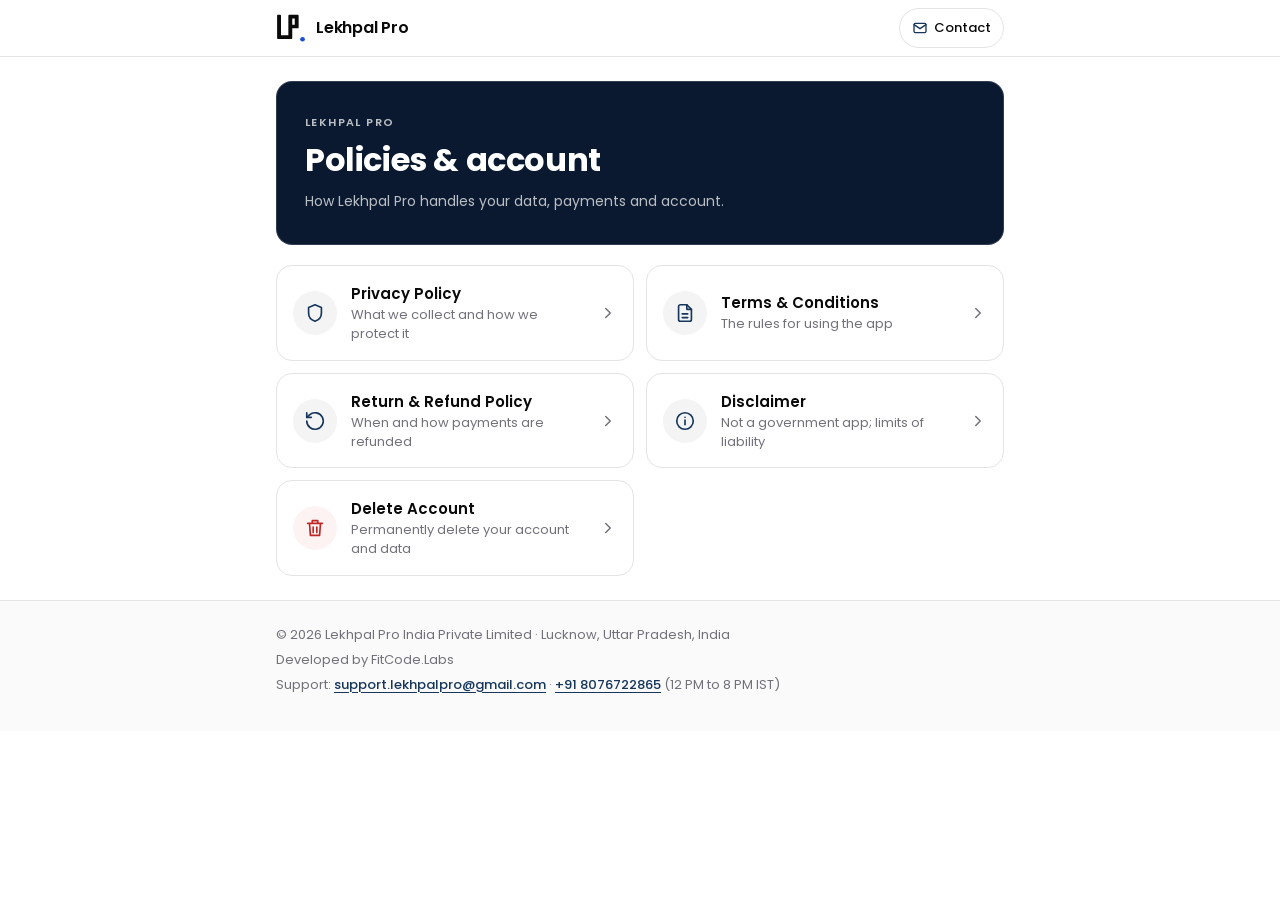
<file: index.html>
<!doctype html>
<html lang="en">
<head>
  <meta charset="utf-8">
  <meta name="viewport" content="width=device-width, initial-scale=1, viewport-fit=cover">
  <title>Lekhpal Pro · Policies</title>
  <meta name="description" content="Privacy policy, terms, refund policy, disclaimer and account deletion for the Lekhpal Pro app.">
  <meta name="theme-color" content="#FFFFFF" media="(prefers-color-scheme: light)">
  <meta name="theme-color" content="#0E1116" media="(prefers-color-scheme: dark)">
  <link rel="icon" type="image/png" href="assets/logo.png">
  <link rel="apple-touch-icon" href="assets/logo.png">
  <link rel="preconnect" href="https://fonts.googleapis.com">
  <link rel="preconnect" href="https://fonts.gstatic.com" crossorigin>
  <link rel="stylesheet" href="https://fonts.googleapis.com/css2?family=Poppins:wght@400;500;600;700&display=swap">
  <link rel="stylesheet" href="assets/styles.css">
  <script>
    // The Lekhpal Pro app opens these pages with ?theme=dark|light so they follow its
    // own theme toggle; remembered for links followed within the site.
    try {
      var t = new URLSearchParams(location.search).get("theme") || sessionStorage.getItem("lp-theme");
      if (t === "dark" || t === "light") {
        document.documentElement.setAttribute("data-theme", t);
        sessionStorage.setItem("lp-theme", t);
      }
    } catch (e) {}
  </script>
</head>
<body>

<header class="topbar">
  <div class="wrap">
    <a class="brand" href="index.html">
      <svg viewBox="88 96 216 208" aria-hidden="true"><path fill="currentColor" fill-rule="evenodd" d="M102 105h16a6 6 0 0 1 6 6v141h53V111a6 6 0 0 1 6-6h62a6 6 0 0 1 6 6v85a6 6 0 0 1-6 6h-40v72a6 6 0 0 1-6 6H102a6 6 0 0 1-6-6V111a6 6 0 0 1 6-6ZM205 132v44h18v-44Z"/><circle cx="279" cy="281" r="17" style="fill:var(--logo-dot)"/></svg>
      Lekhpal Pro
    </a>
    <a class="topbar-link" href="mailto:support.lekhpalpro@gmail.com">
      <svg viewBox="0 0 24 24" fill="none" stroke="currentColor" stroke-width="2" stroke-linecap="round" stroke-linejoin="round" aria-hidden="true"><rect x="3" y="5" width="18" height="14" rx="2"/><path d="M3 7l9 6 9-6"/></svg>
      Contact
    </a>
  </div>
</header>

<main class="wrap">
  <section class="hero">
    <p class="eyebrow">Lekhpal Pro</p>
    <h1>Policies &amp; account</h1>
    <p class="lede">How Lekhpal Pro handles your data, payments and account.</p>
  </section>

  <ul class="hub">
    <li>
      <a href="privacy-policy.html">
        <span class="chip"><svg viewBox="0 0 24 24" fill="none" stroke="currentColor" stroke-width="1.8" stroke-linecap="round" stroke-linejoin="round" aria-hidden="true"><path d="M12 3l7 3v6c0 4.5-3 7.7-7 9-4-1.3-7-4.5-7-9V6l7-3z"/></svg></span>
        <span class="text"><strong>Privacy Policy</strong><span>What we collect and how we protect it</span></span>
        <svg class="chev" viewBox="0 0 24 24" fill="none" stroke="currentColor" stroke-width="2" stroke-linecap="round" stroke-linejoin="round" aria-hidden="true"><path d="M9 6l6 6-6 6"/></svg>
      </a>
    </li>
    <li>
      <a href="terms-and-conditions.html">
        <span class="chip"><svg viewBox="0 0 24 24" fill="none" stroke="currentColor" stroke-width="1.8" stroke-linecap="round" stroke-linejoin="round" aria-hidden="true"><path d="M14 3H7a2 2 0 0 0-2 2v14a2 2 0 0 0 2 2h10a2 2 0 0 0 2-2V8z"/><path d="M14 3v5h5M9 13h6M9 17h6"/></svg></span>
        <span class="text"><strong>Terms &amp; Conditions</strong><span>The rules for using the app</span></span>
        <svg class="chev" viewBox="0 0 24 24" fill="none" stroke="currentColor" stroke-width="2" stroke-linecap="round" stroke-linejoin="round" aria-hidden="true"><path d="M9 6l6 6-6 6"/></svg>
      </a>
    </li>
    <li>
      <a href="refund-policy.html">
        <span class="chip"><svg viewBox="0 0 24 24" fill="none" stroke="currentColor" stroke-width="1.8" stroke-linecap="round" stroke-linejoin="round" aria-hidden="true"><path d="M3 12a9 9 0 1 0 3-6.7L3 8"/><path d="M3 3v5h5"/></svg></span>
        <span class="text"><strong>Return &amp; Refund Policy</strong><span>When and how payments are refunded</span></span>
        <svg class="chev" viewBox="0 0 24 24" fill="none" stroke="currentColor" stroke-width="2" stroke-linecap="round" stroke-linejoin="round" aria-hidden="true"><path d="M9 6l6 6-6 6"/></svg>
      </a>
    </li>
    <li>
      <a href="disclaimer.html">
        <span class="chip"><svg viewBox="0 0 24 24" fill="none" stroke="currentColor" stroke-width="1.8" stroke-linecap="round" stroke-linejoin="round" aria-hidden="true"><circle cx="12" cy="12" r="9"/><path d="M12 11v5M12 8h.01"/></svg></span>
        <span class="text"><strong>Disclaimer</strong><span>Not a government app; limits of liability</span></span>
        <svg class="chev" viewBox="0 0 24 24" fill="none" stroke="currentColor" stroke-width="2" stroke-linecap="round" stroke-linejoin="round" aria-hidden="true"><path d="M9 6l6 6-6 6"/></svg>
      </a>
    </li>
    <li>
      <a href="delete-account.html">
        <span class="chip danger"><svg viewBox="0 0 24 24" fill="none" stroke="currentColor" stroke-width="1.8" stroke-linecap="round" stroke-linejoin="round" aria-hidden="true"><path d="M4 7h16M10 11v6M14 11v6M6 7l1 13h10l1-13M9 7V4h6v3"/></svg></span>
        <span class="text"><strong>Delete Account</strong><span>Permanently delete your account and data</span></span>
        <svg class="chev" viewBox="0 0 24 24" fill="none" stroke="currentColor" stroke-width="2" stroke-linecap="round" stroke-linejoin="round" aria-hidden="true"><path d="M9 6l6 6-6 6"/></svg>
      </a>
    </li>
  </ul>
</main>

<footer class="footer">
  <div class="wrap">
    <p>© 2026 Lekhpal Pro India Private Limited · Lucknow, Uttar Pradesh, India</p>
    <p>Developed by FitCode.Labs</p>
    <p>Support: <a href="mailto:support.lekhpalpro@gmail.com">support.lekhpalpro@gmail.com</a> · <a href="tel:+918076722865">+91 8076722865</a> (12 PM to 8 PM IST)</p>
  </div>
</footer>

</body>
</html>
</file>
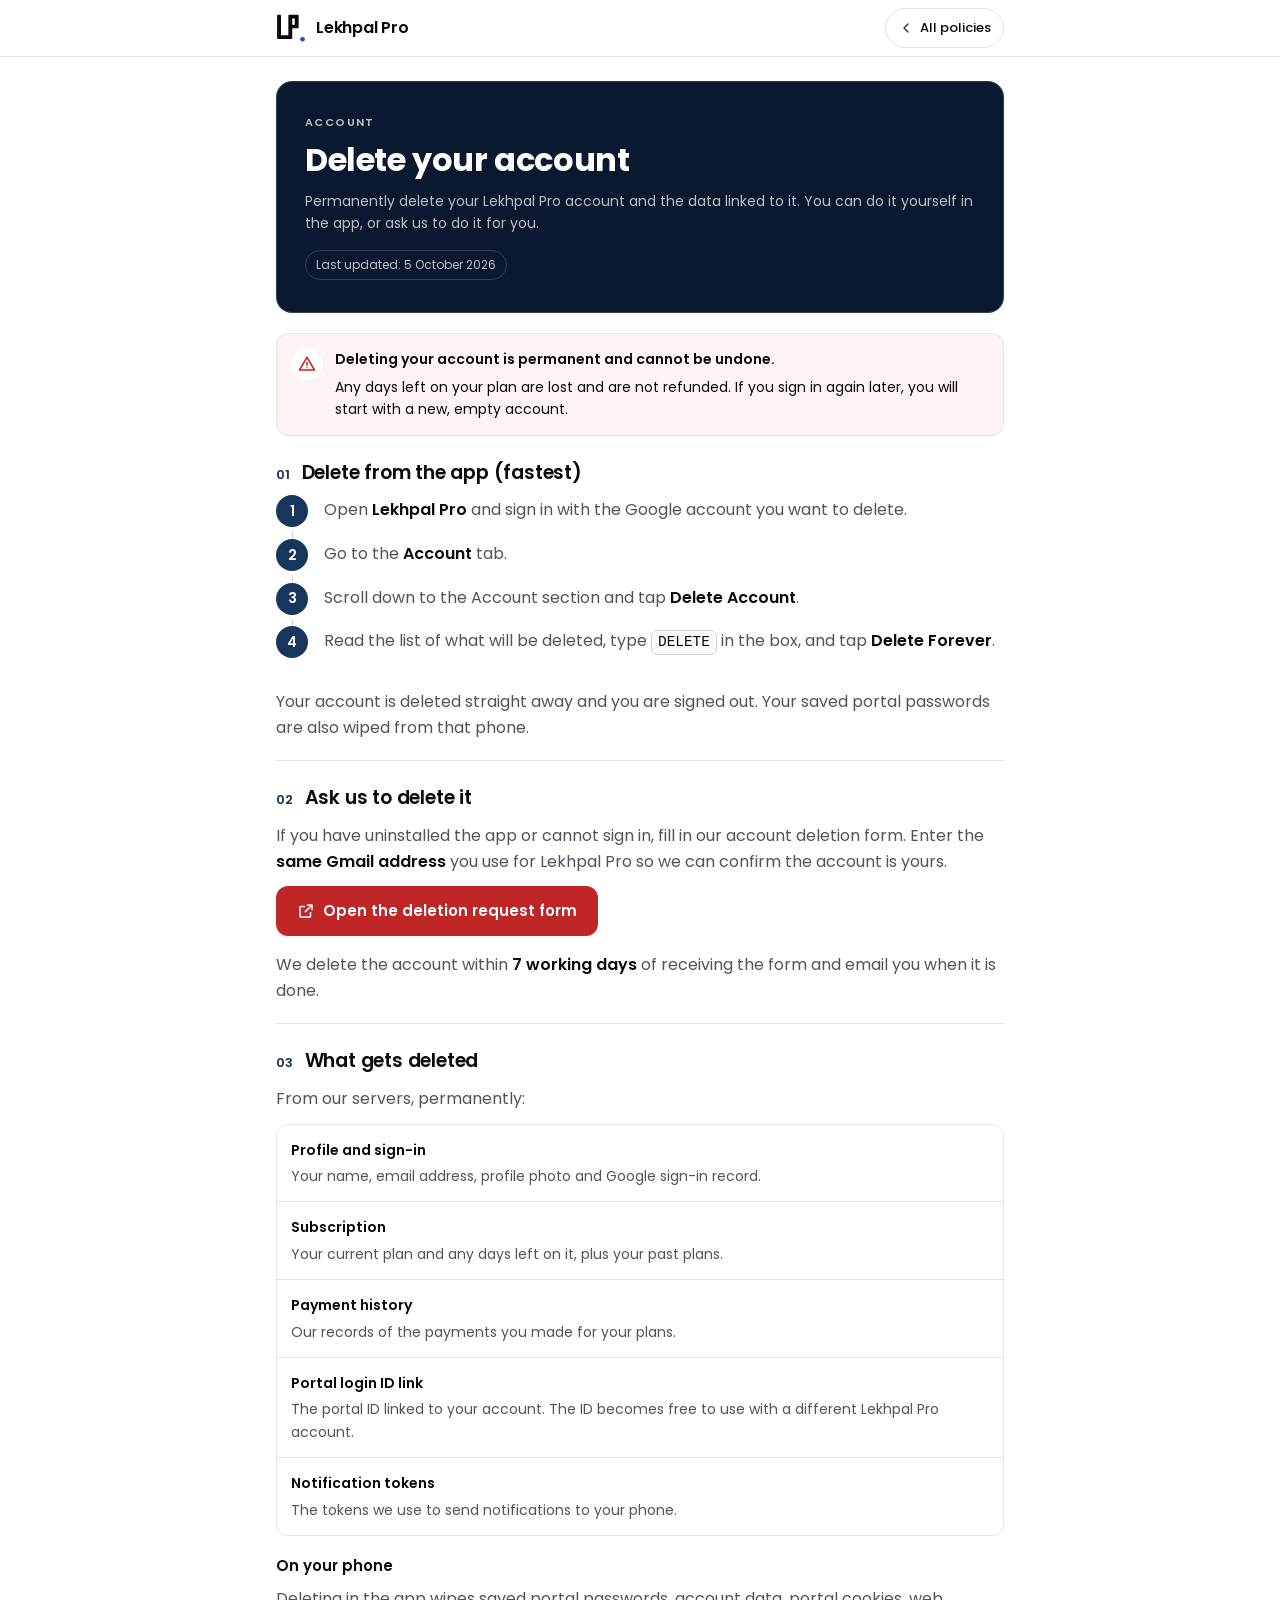
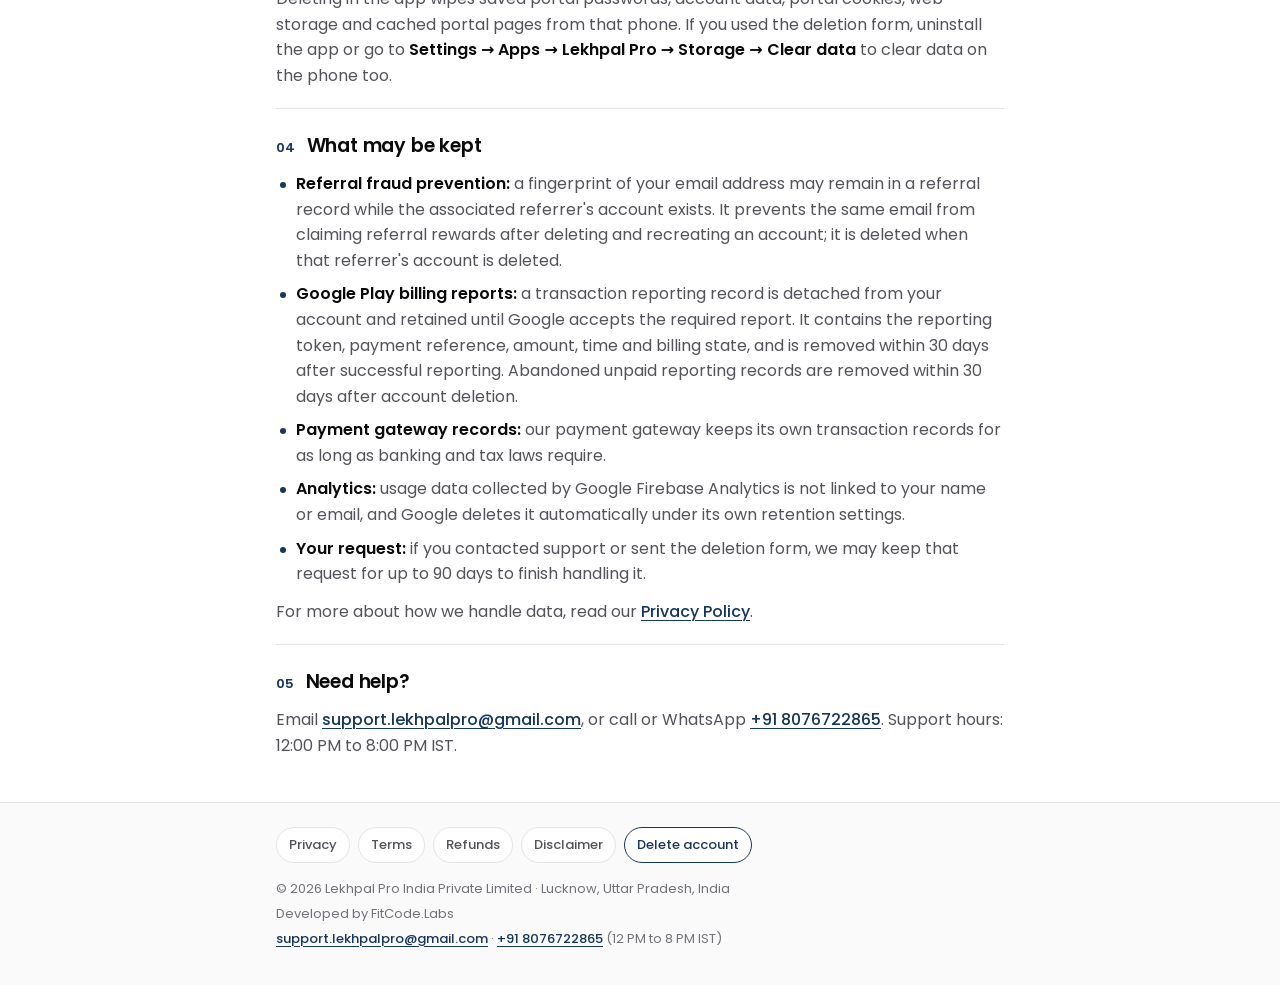
<file: delete-account.html>
<!doctype html>
<html lang="en">
<head>
  <meta charset="utf-8">
  <meta name="viewport" content="width=device-width, initial-scale=1, viewport-fit=cover">
  <title>Delete Account · Lekhpal Pro</title>
  <meta name="description" content="How to permanently delete your Lekhpal Pro account and the data linked to it.">
  <meta name="theme-color" content="#FFFFFF" media="(prefers-color-scheme: light)">
  <meta name="theme-color" content="#0E1116" media="(prefers-color-scheme: dark)">
  <link rel="icon" type="image/png" href="assets/logo.png">
  <link rel="apple-touch-icon" href="assets/logo.png">
  <link rel="preconnect" href="https://fonts.googleapis.com">
  <link rel="preconnect" href="https://fonts.gstatic.com" crossorigin>
  <link rel="stylesheet" href="https://fonts.googleapis.com/css2?family=Poppins:wght@400;500;600;700&display=swap">
  <link rel="stylesheet" href="assets/styles.css">
  <script>
    // The Lekhpal Pro app opens these pages with ?theme=dark|light so they follow its
    // own theme toggle; remembered for links followed within the site.
    try {
      var t = new URLSearchParams(location.search).get("theme") || sessionStorage.getItem("lp-theme");
      if (t === "dark" || t === "light") {
        document.documentElement.setAttribute("data-theme", t);
        sessionStorage.setItem("lp-theme", t);
      }
    } catch (e) {}
  </script>
</head>
<body>

<header class="topbar">
  <div class="wrap">
    <a class="brand" href="index.html">
      <svg viewBox="88 96 216 208" aria-hidden="true"><path fill="currentColor" fill-rule="evenodd" d="M102 105h16a6 6 0 0 1 6 6v141h53V111a6 6 0 0 1 6-6h62a6 6 0 0 1 6 6v85a6 6 0 0 1-6 6h-40v72a6 6 0 0 1-6 6H102a6 6 0 0 1-6-6V111a6 6 0 0 1 6-6ZM205 132v44h18v-44Z"/><circle cx="279" cy="281" r="17" style="fill:var(--logo-dot)"/></svg>
      Lekhpal Pro
    </a>
    <a class="topbar-link" href="index.html">
      <svg viewBox="0 0 24 24" fill="none" stroke="currentColor" stroke-width="2" stroke-linecap="round" stroke-linejoin="round" aria-hidden="true"><path d="M15 6l-6 6 6 6"/></svg>
      All policies
    </a>
  </div>
</header>

<main class="wrap">
  <section class="hero">
    <p class="eyebrow">Account</p>
    <h1>Delete your account</h1>
    <p class="lede">Permanently delete your Lekhpal Pro account and the data linked to it. You can do it yourself in the app, or ask us to do it for you.</p>
    <div class="meta">
      <span class="pill">Last updated: 5 October 2026</span>
    </div>
  </section>

  <div class="callout danger">
    <span class="icon"><svg viewBox="0 0 24 24" fill="none" stroke="currentColor" stroke-width="2" stroke-linecap="round" stroke-linejoin="round" aria-hidden="true"><path d="M12 3 2 20h20L12 3z"/><path d="M12 10v4M12 17h.01"/></svg></span>
    <div>
      <p><strong>Deleting your account is permanent and cannot be undone.</strong></p>
      <p>Any days left on your plan are lost and are not refunded. If you sign in again later, you will start with a new, empty account.</p>
    </div>
  </div>

  <article>
    <section class="section" id="in-app">
      <h2><span class="num">01</span>Delete from the app (fastest)</h2>
      <ol class="steps">
        <li>Open <strong>Lekhpal Pro</strong> and sign in with the Google account you want to delete.</li>
        <li>Go to the <strong>Account</strong> tab.</li>
        <li>Scroll down to the Account section and tap <strong>Delete Account</strong>.</li>
        <li>Read the list of what will be deleted, type <span class="kbd">DELETE</span> in the box, and tap <strong>Delete Forever</strong>.</li>
      </ol>
      <p>Your account is deleted straight away and you are signed out. Your saved portal passwords are also wiped from that phone.</p>
    </section>

    <section class="section" id="by-email">
      <h2><span class="num">02</span>Ask us to delete it</h2>
      <p>If you have uninstalled the app or cannot sign in, fill in our account deletion form. Enter the <strong>same Gmail address</strong> you use for Lekhpal Pro so we can confirm the account is yours.</p>
      <div class="btn-row">
        <a class="btn btn-danger" href="https://forms.gle/FarxWbrimNQjbdYo7" target="_blank" rel="noopener">
          <svg viewBox="0 0 24 24" fill="none" stroke="currentColor" stroke-width="2" stroke-linecap="round" stroke-linejoin="round" aria-hidden="true"><path d="M14 4h6v6M20 4l-9 9M18 14v5a1 1 0 0 1-1 1H5a1 1 0 0 1-1-1V7a1 1 0 0 1 1-1h5"/></svg>
          Open the deletion request form
        </a>
      </div>
      <p>We delete the account within <strong>7 working days</strong> of receiving the form and email you when it is done.</p>
    </section>

    <section class="section" id="deleted">
      <h2><span class="num">03</span>What gets deleted</h2>
      <p>From our servers, permanently:</p>
      <ul class="rows">
        <li>
          <span class="title">Profile and sign-in</span>
          <span class="detail">Your name, email address, profile photo and Google sign-in record.</span>
        </li>
        <li>
          <span class="title">Subscription</span>
          <span class="detail">Your current plan and any days left on it, plus your past plans.</span>
        </li>
        <li>
          <span class="title">Payment history</span>
          <span class="detail">Our records of the payments you made for your plans.</span>
        </li>
        <li>
          <span class="title">Portal login ID link</span>
          <span class="detail">The portal ID linked to your account. The ID becomes free to use with a different Lekhpal Pro account.</span>
        </li>
        <li>
          <span class="title">Notification tokens</span>
          <span class="detail">The tokens we use to send notifications to your phone.</span>
        </li>
      </ul>
      <h3>On your phone</h3>
      <p>Deleting in the app wipes saved portal passwords, account data, portal cookies, web storage and cached portal pages from that phone. If you used the deletion form, uninstall the app or go to <strong>Settings → Apps → Lekhpal Pro → Storage → Clear data</strong> to clear data on the phone too.</p>
    </section>

    <section class="section" id="kept">
      <h2><span class="num">04</span>What may be kept</h2>
      <ul class="bullets">
        <li><strong>Referral fraud prevention:</strong> a fingerprint of your email address may remain in a referral record while the associated referrer's account exists. It prevents the same email from claiming referral rewards after deleting and recreating an account; it is deleted when that referrer's account is deleted.</li>
        <li><strong>Google Play billing reports:</strong> a transaction reporting record is detached from your account and retained until Google accepts the required report. It contains the reporting token, payment reference, amount, time and billing state, and is removed within 30 days after successful reporting. Abandoned unpaid reporting records are removed within 30 days after account deletion.</li>
        <li><strong>Payment gateway records:</strong> our payment gateway keeps its own transaction records for as long as banking and tax laws require.</li>
        <li><strong>Analytics:</strong> usage data collected by Google Firebase Analytics is not linked to your name or email, and Google deletes it automatically under its own retention settings.</li>
        <li><strong>Your request:</strong> if you contacted support or sent the deletion form, we may keep that request for up to 90 days to finish handling it.</li>
      </ul>
      <p>For more about how we handle data, read our <a href="privacy-policy.html">Privacy Policy</a>.</p>
    </section>

    <section class="section" id="contact">
      <h2><span class="num">05</span>Need help?</h2>
      <p>Email <a href="mailto:support.lekhpalpro@gmail.com">support.lekhpalpro@gmail.com</a>, or call or WhatsApp <a href="tel:+918076722865">+91 8076722865</a>. Support hours: 12:00 PM to 8:00 PM IST.</p>
    </section>
  </article>
</main>

<footer class="footer">
  <div class="wrap">
    <nav aria-label="Policies">
      <a href="privacy-policy.html">Privacy</a>
      <a href="terms-and-conditions.html">Terms</a>
      <a href="refund-policy.html">Refunds</a>
      <a href="disclaimer.html">Disclaimer</a>
      <a href="delete-account.html" aria-current="page">Delete account</a>
    </nav>
    <p>© 2026 Lekhpal Pro India Private Limited · Lucknow, Uttar Pradesh, India</p>
    <p>Developed by FitCode.Labs</p>
    <p><a href="mailto:support.lekhpalpro@gmail.com">support.lekhpalpro@gmail.com</a> · <a href="tel:+918076722865">+91 8076722865</a> (12 PM to 8 PM IST)</p>
  </div>
</footer>

</body>
</html>
</file>
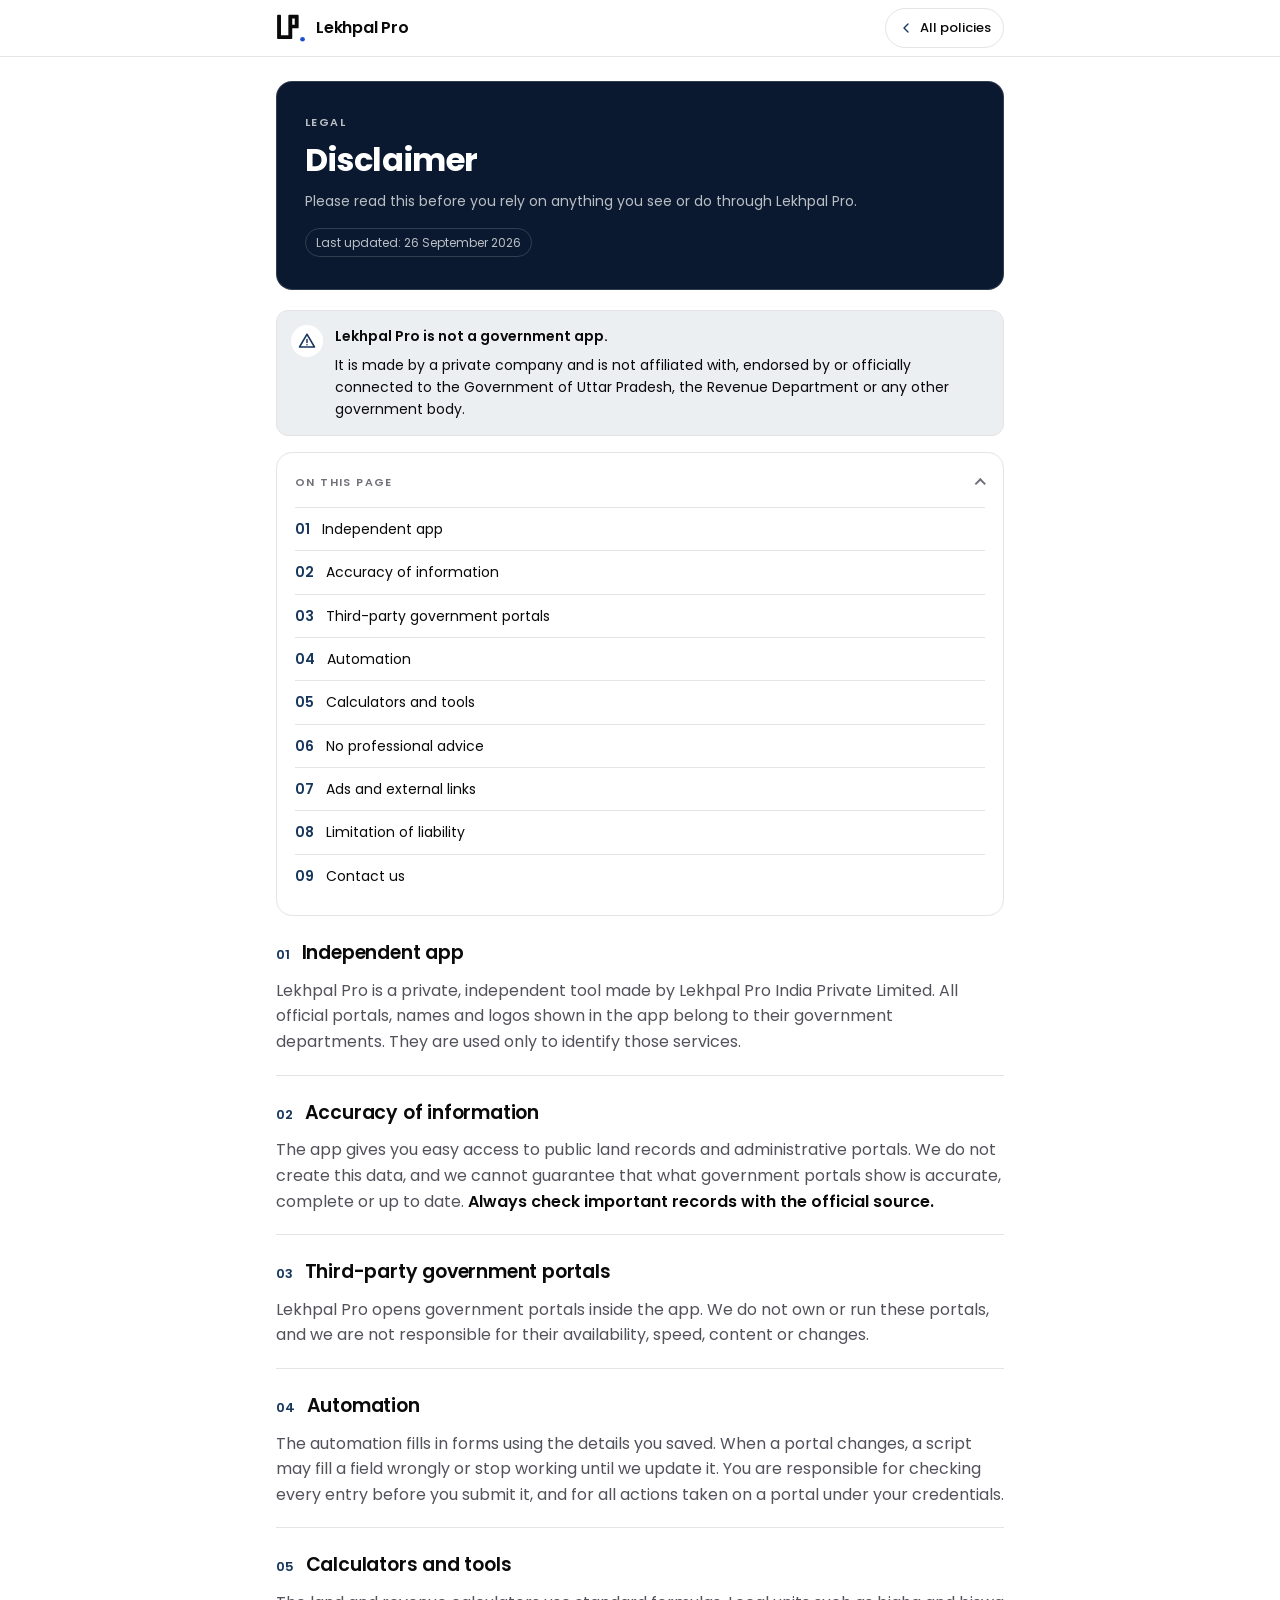
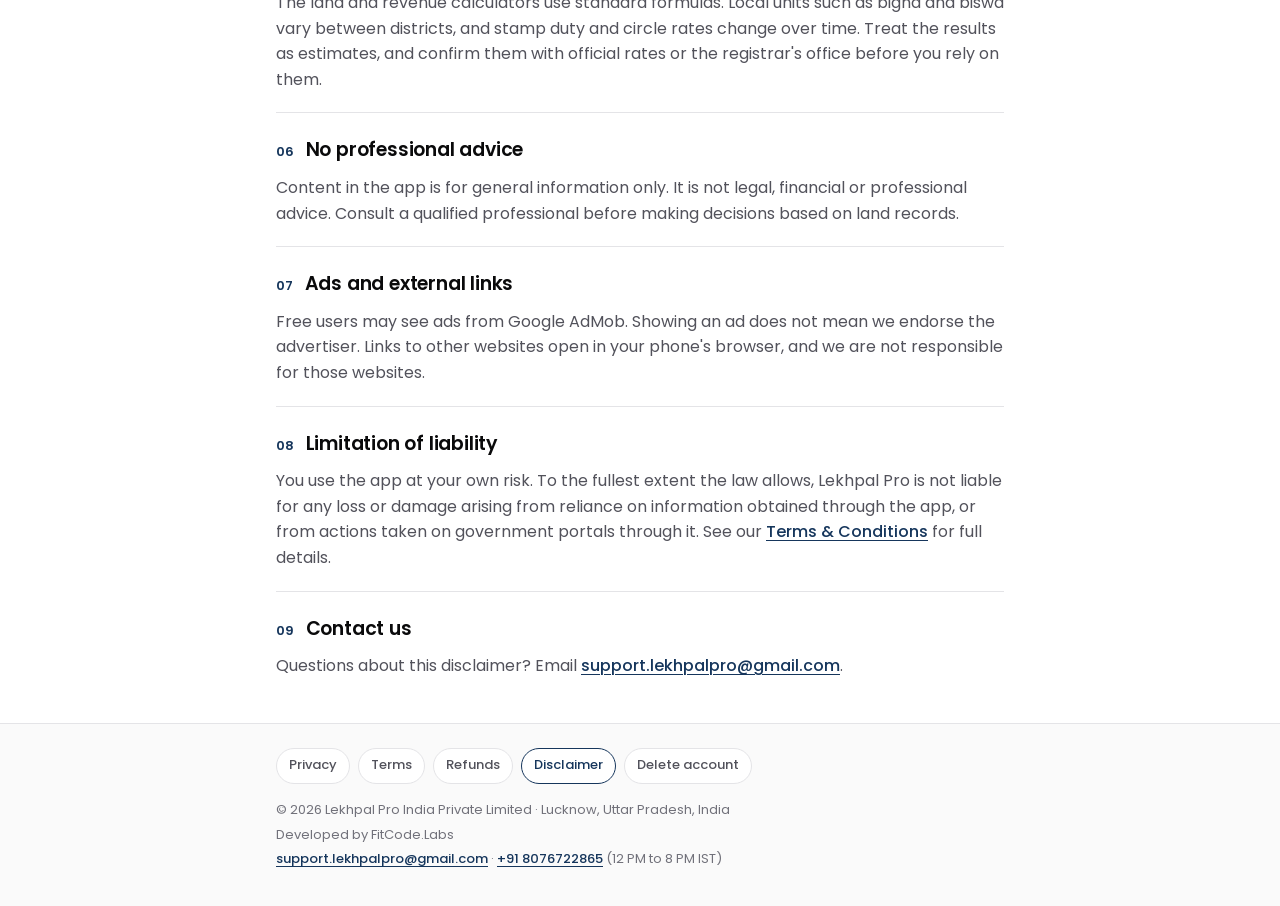
<file: disclaimer.html>
<!doctype html>
<html lang="en">
<head>
  <meta charset="utf-8">
  <meta name="viewport" content="width=device-width, initial-scale=1, viewport-fit=cover">
  <title>Disclaimer · Lekhpal Pro</title>
  <meta name="description" content="Lekhpal Pro is an independent app and is not affiliated with any government department.">
  <meta name="theme-color" content="#FFFFFF" media="(prefers-color-scheme: light)">
  <meta name="theme-color" content="#0E1116" media="(prefers-color-scheme: dark)">
  <link rel="icon" type="image/png" href="assets/logo.png">
  <link rel="apple-touch-icon" href="assets/logo.png">
  <link rel="preconnect" href="https://fonts.googleapis.com">
  <link rel="preconnect" href="https://fonts.gstatic.com" crossorigin>
  <link rel="stylesheet" href="https://fonts.googleapis.com/css2?family=Poppins:wght@400;500;600;700&display=swap">
  <link rel="stylesheet" href="assets/styles.css">
  <script>
    // The Lekhpal Pro app opens these pages with ?theme=dark|light so they follow its
    // own theme toggle; remembered for links followed within the site.
    try {
      var t = new URLSearchParams(location.search).get("theme") || sessionStorage.getItem("lp-theme");
      if (t === "dark" || t === "light") {
        document.documentElement.setAttribute("data-theme", t);
        sessionStorage.setItem("lp-theme", t);
      }
    } catch (e) {}
  </script>
</head>
<body>

<header class="topbar">
  <div class="wrap">
    <a class="brand" href="index.html">
      <svg viewBox="88 96 216 208" aria-hidden="true"><path fill="currentColor" fill-rule="evenodd" d="M102 105h16a6 6 0 0 1 6 6v141h53V111a6 6 0 0 1 6-6h62a6 6 0 0 1 6 6v85a6 6 0 0 1-6 6h-40v72a6 6 0 0 1-6 6H102a6 6 0 0 1-6-6V111a6 6 0 0 1 6-6ZM205 132v44h18v-44Z"/><circle cx="279" cy="281" r="17" style="fill:var(--logo-dot)"/></svg>
      Lekhpal Pro
    </a>
    <a class="topbar-link" href="index.html">
      <svg viewBox="0 0 24 24" fill="none" stroke="currentColor" stroke-width="2" stroke-linecap="round" stroke-linejoin="round" aria-hidden="true"><path d="M15 6l-6 6 6 6"/></svg>
      All policies
    </a>
  </div>
</header>

<main class="wrap">
  <section class="hero">
    <p class="eyebrow">Legal</p>
    <h1>Disclaimer</h1>
    <p class="lede">Please read this before you rely on anything you see or do through Lekhpal Pro.</p>
    <div class="meta">
      <span class="pill">Last updated: 26 September 2026</span>
    </div>
  </section>

  <div class="callout">
    <span class="icon"><svg viewBox="0 0 24 24" fill="none" stroke="currentColor" stroke-width="2" stroke-linecap="round" stroke-linejoin="round" aria-hidden="true"><path d="M12 3 2 20h20L12 3z"/><path d="M12 10v4M12 17h.01"/></svg></span>
    <div>
      <p><strong>Lekhpal Pro is not a government app.</strong></p>
      <p>It is made by a private company and is not affiliated with, endorsed by or officially connected to the Government of Uttar Pradesh, the Revenue Department or any other government body.</p>
    </div>
  </div>

  <details class="card toc" open>
    <summary>On this page</summary>
    <ol>
      <li><a href="#independent">Independent app</a></li>
      <li><a href="#accuracy">Accuracy of information</a></li>
      <li><a href="#portals">Third-party government portals</a></li>
      <li><a href="#automation">Automation</a></li>
      <li><a href="#tools">Calculators and tools</a></li>
      <li><a href="#advice">No professional advice</a></li>
      <li><a href="#ads">Ads and external links</a></li>
      <li><a href="#liability">Limitation of liability</a></li>
      <li><a href="#contact">Contact us</a></li>
    </ol>
  </details>

  <article>
    <section class="section" id="independent">
      <h2><span class="num">01</span>Independent app</h2>
      <p>Lekhpal Pro is a private, independent tool made by Lekhpal Pro India Private Limited. All official portals, names and logos shown in the app belong to their government departments. They are used only to identify those services.</p>
    </section>

    <section class="section" id="accuracy">
      <h2><span class="num">02</span>Accuracy of information</h2>
      <p>The app gives you easy access to public land records and administrative portals. We do not create this data, and we cannot guarantee that what government portals show is accurate, complete or up to date. <strong>Always check important records with the official source.</strong></p>
    </section>

    <section class="section" id="portals">
      <h2><span class="num">03</span>Third-party government portals</h2>
      <p>Lekhpal Pro opens government portals inside the app. We do not own or run these portals, and we are not responsible for their availability, speed, content or changes.</p>
    </section>

    <section class="section" id="automation">
      <h2><span class="num">04</span>Automation</h2>
      <p>The automation fills in forms using the details you saved. When a portal changes, a script may fill a field wrongly or stop working until we update it. You are responsible for checking every entry before you submit it, and for all actions taken on a portal under your credentials.</p>
    </section>

    <section class="section" id="tools">
      <h2><span class="num">05</span>Calculators and tools</h2>
      <p>The land and revenue calculators use standard formulas. Local units such as bigha and biswa vary between districts, and stamp duty and circle rates change over time. Treat the results as estimates, and confirm them with official rates or the registrar's office before you rely on them.</p>
    </section>

    <section class="section" id="advice">
      <h2><span class="num">06</span>No professional advice</h2>
      <p>Content in the app is for general information only. It is not legal, financial or professional advice. Consult a qualified professional before making decisions based on land records.</p>
    </section>

    <section class="section" id="ads">
      <h2><span class="num">07</span>Ads and external links</h2>
      <p>Free users may see ads from Google AdMob. Showing an ad does not mean we endorse the advertiser. Links to other websites open in your phone's browser, and we are not responsible for those websites.</p>
    </section>

    <section class="section" id="liability">
      <h2><span class="num">08</span>Limitation of liability</h2>
      <p>You use the app at your own risk. To the fullest extent the law allows, Lekhpal Pro is not liable for any loss or damage arising from reliance on information obtained through the app, or from actions taken on government portals through it. See our <a href="terms-and-conditions.html">Terms &amp; Conditions</a> for full details.</p>
    </section>

    <section class="section" id="contact">
      <h2><span class="num">09</span>Contact us</h2>
      <p>Questions about this disclaimer? Email <a href="mailto:support.lekhpalpro@gmail.com">support.lekhpalpro@gmail.com</a>.</p>
    </section>
  </article>
</main>

<footer class="footer">
  <div class="wrap">
    <nav aria-label="Policies">
      <a href="privacy-policy.html">Privacy</a>
      <a href="terms-and-conditions.html">Terms</a>
      <a href="refund-policy.html">Refunds</a>
      <a href="disclaimer.html" aria-current="page">Disclaimer</a>
      <a href="delete-account.html">Delete account</a>
    </nav>
    <p>© 2026 Lekhpal Pro India Private Limited · Lucknow, Uttar Pradesh, India</p>
    <p>Developed by FitCode.Labs</p>
    <p><a href="mailto:support.lekhpalpro@gmail.com">support.lekhpalpro@gmail.com</a> · <a href="tel:+918076722865">+91 8076722865</a> (12 PM to 8 PM IST)</p>
  </div>
</footer>

</body>
</html>
</file>
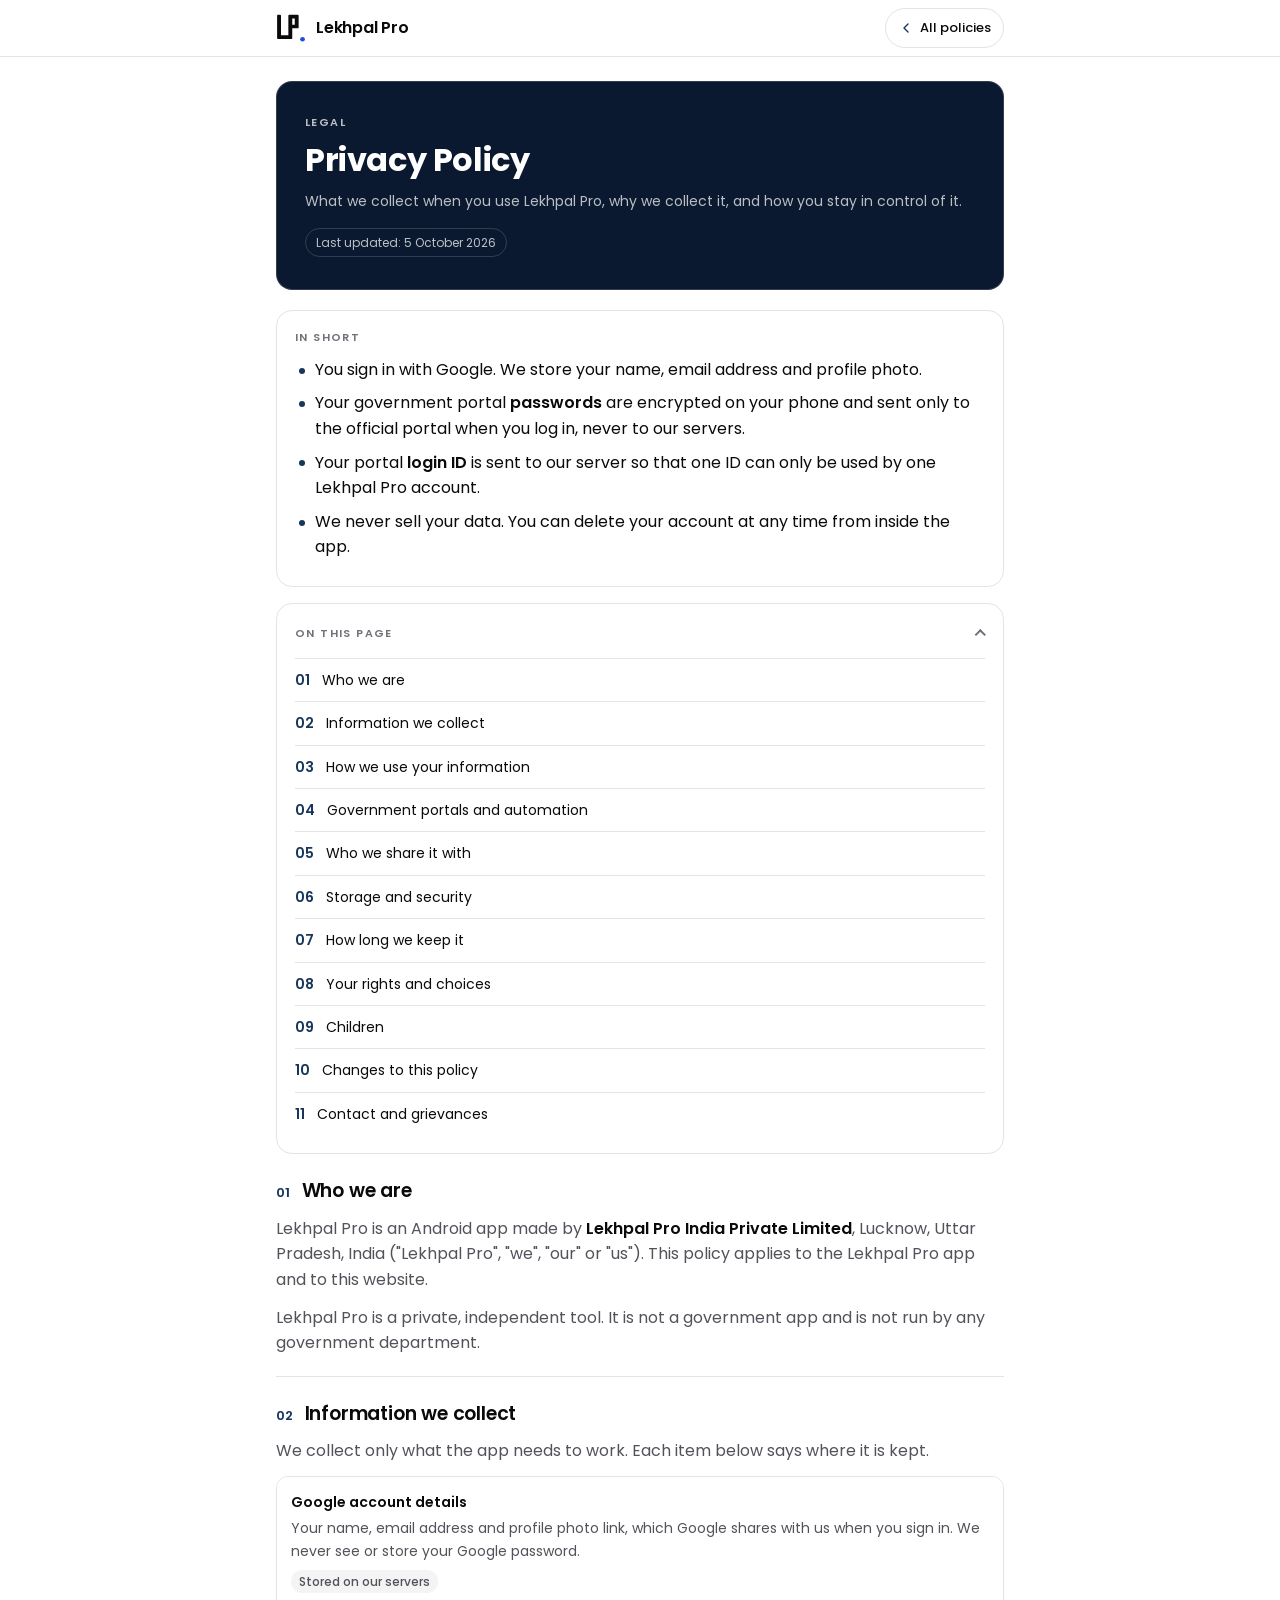
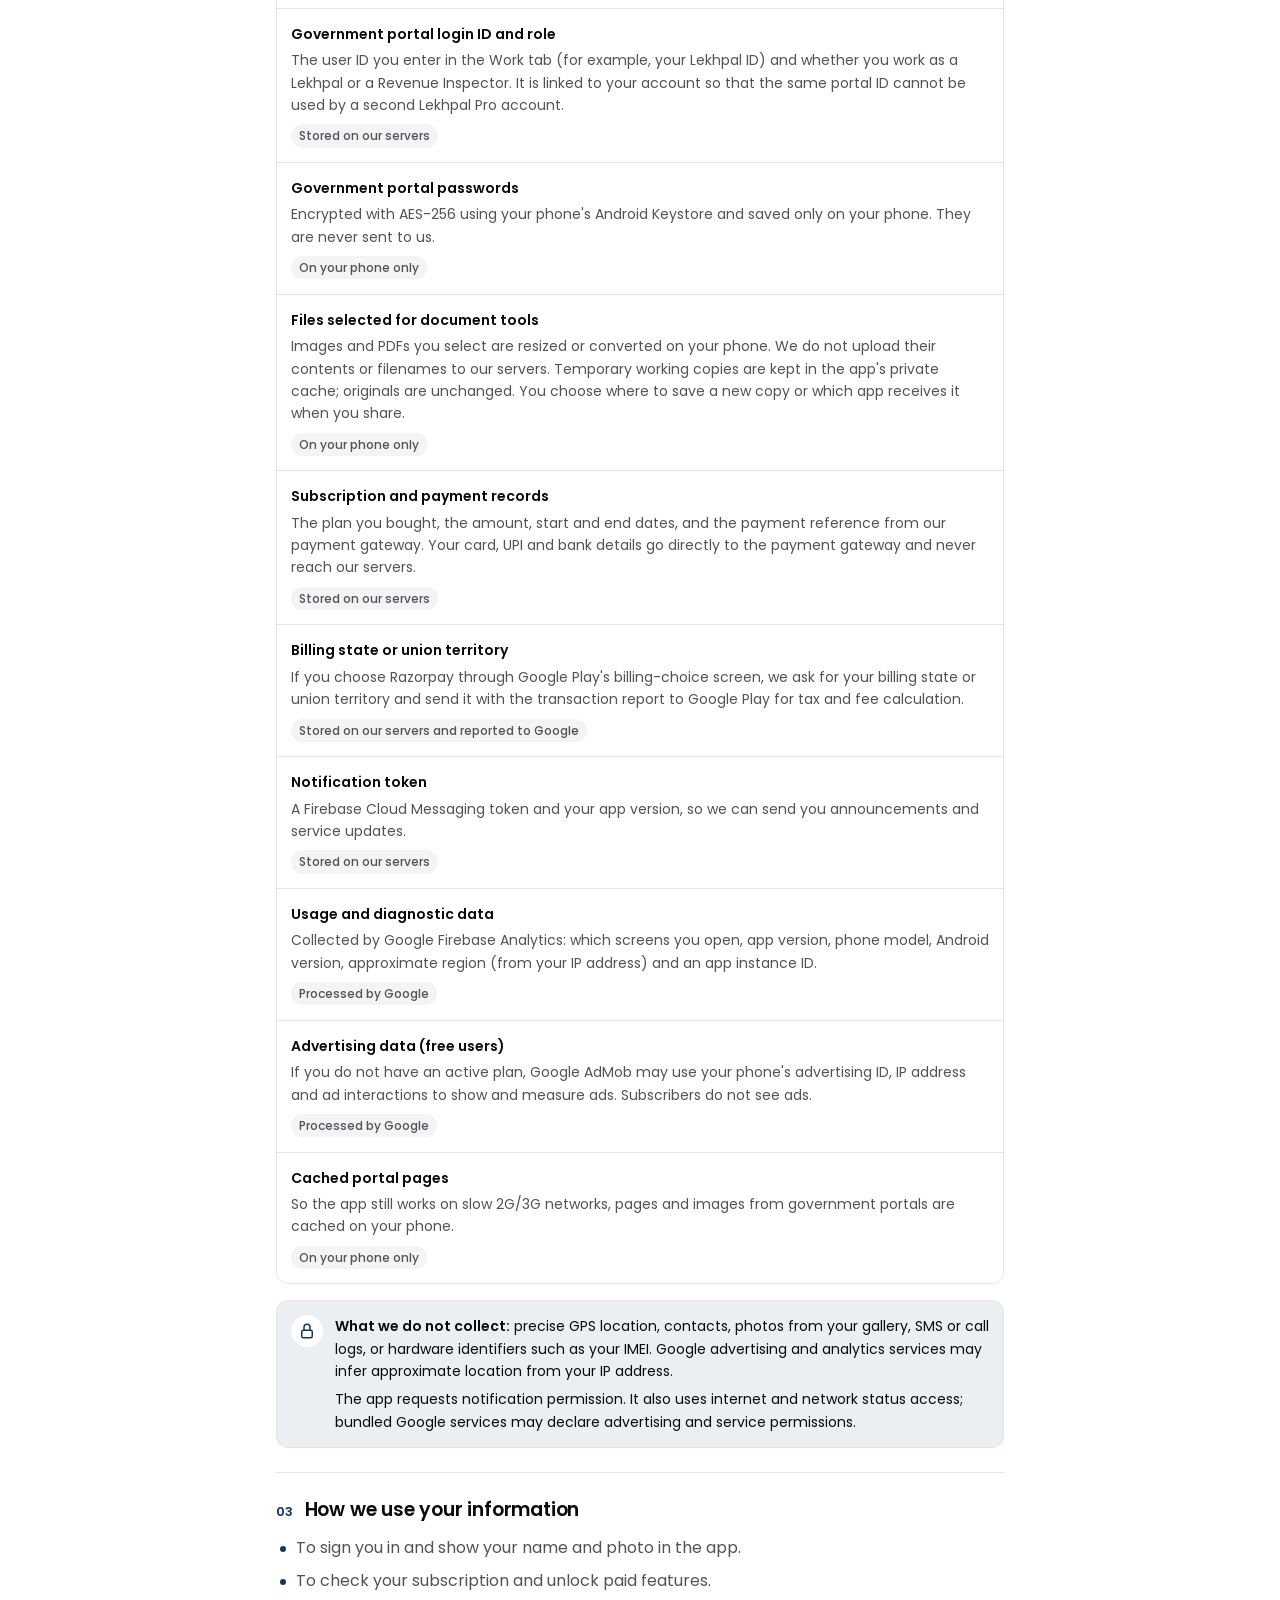
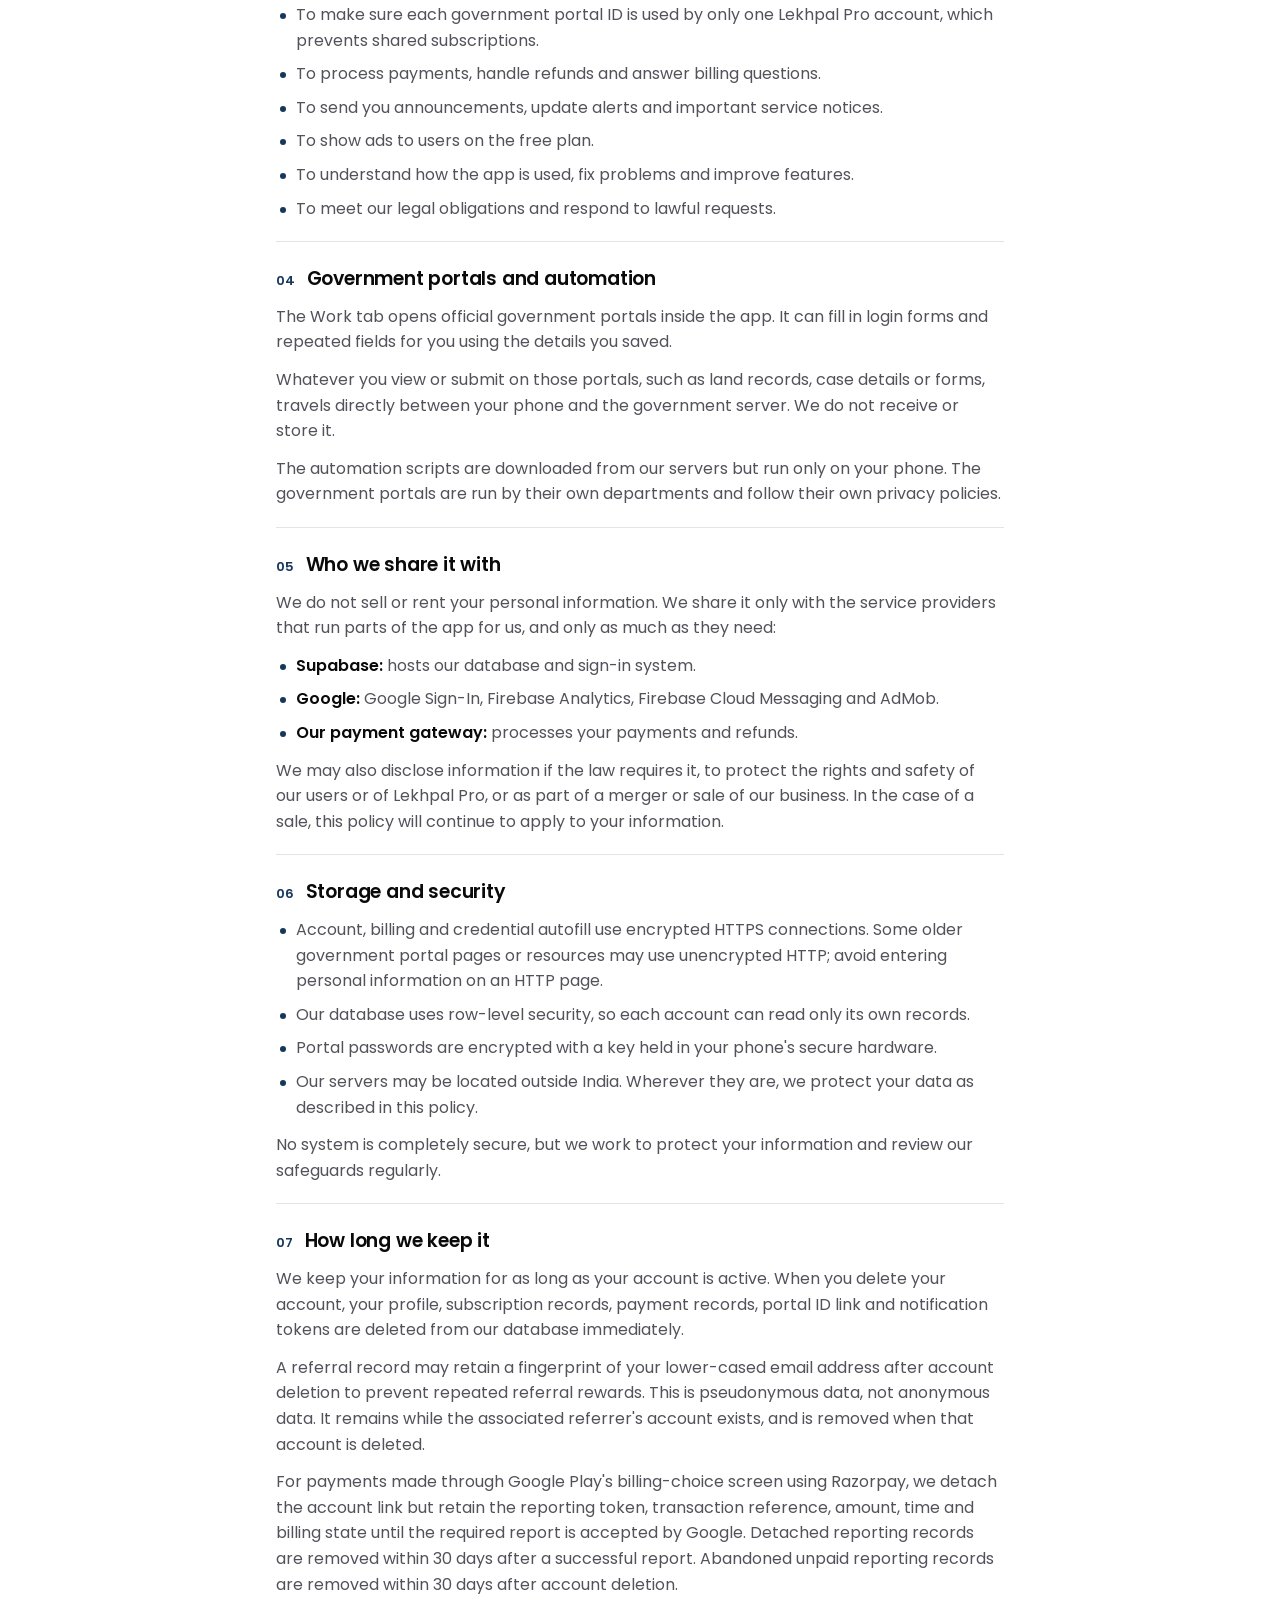
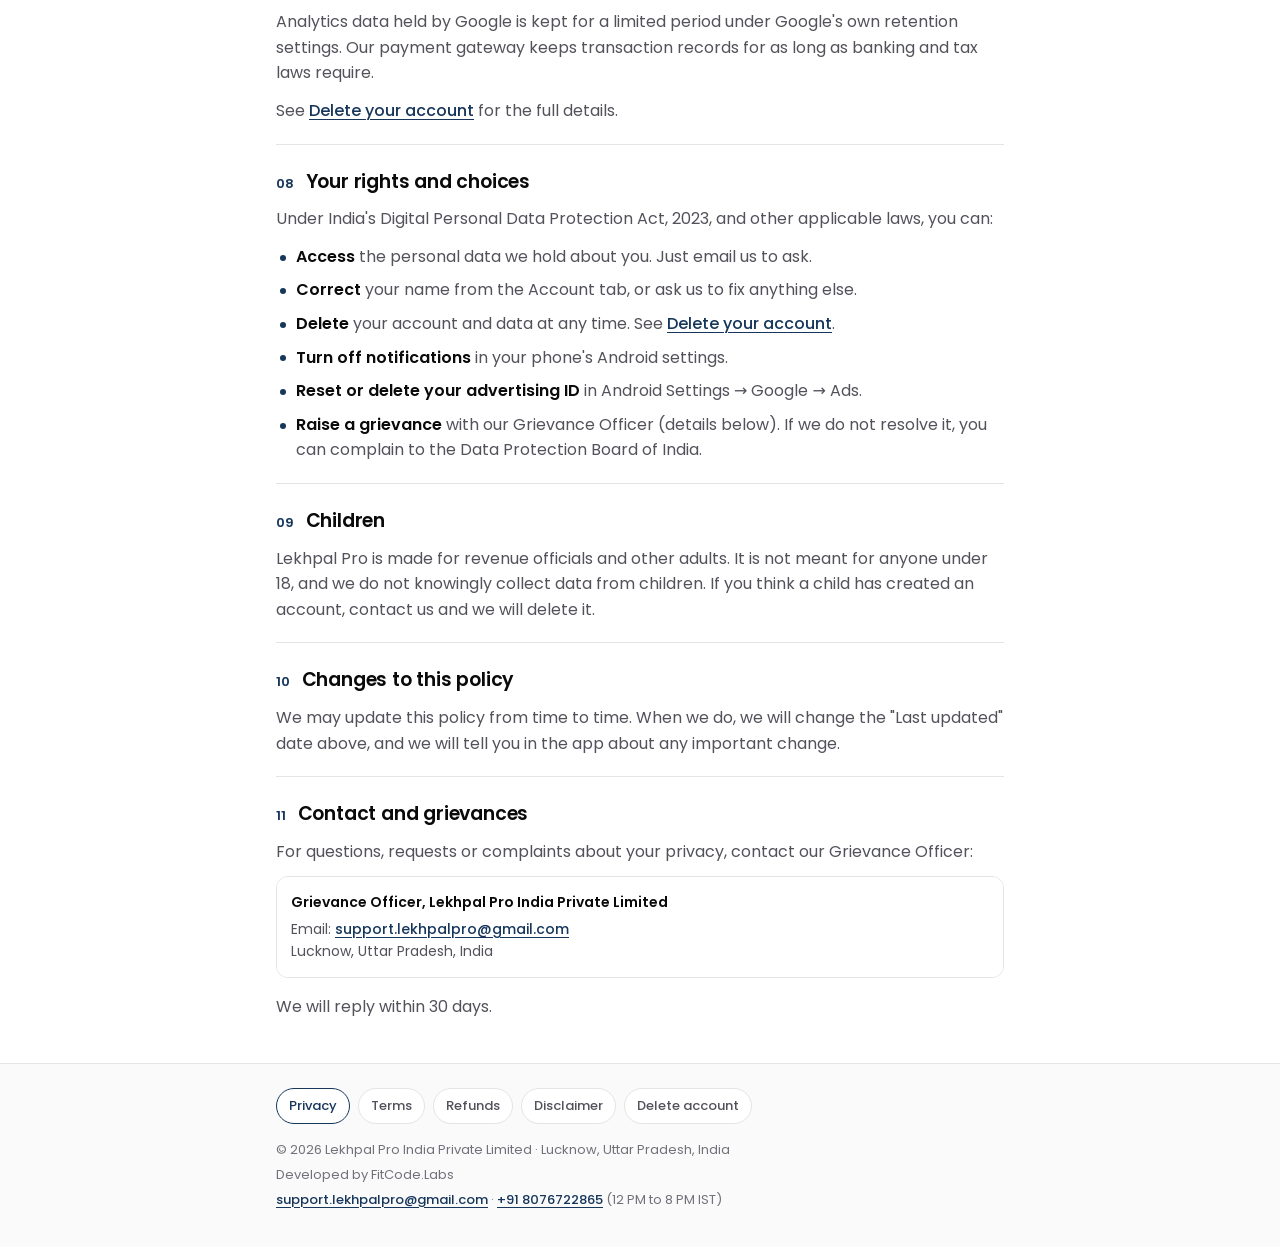
<file: privacy-policy.html>
<!doctype html>
<html lang="en">
<head>
  <meta charset="utf-8">
  <meta name="viewport" content="width=device-width, initial-scale=1, viewport-fit=cover">
  <title>Privacy Policy · Lekhpal Pro</title>
  <meta name="description" content="How Lekhpal Pro collects, uses, stores and deletes your information.">
  <meta name="theme-color" content="#FFFFFF" media="(prefers-color-scheme: light)">
  <meta name="theme-color" content="#0E1116" media="(prefers-color-scheme: dark)">
  <link rel="icon" type="image/png" href="assets/logo.png">
  <link rel="apple-touch-icon" href="assets/logo.png">
  <link rel="preconnect" href="https://fonts.googleapis.com">
  <link rel="preconnect" href="https://fonts.gstatic.com" crossorigin>
  <link rel="stylesheet" href="https://fonts.googleapis.com/css2?family=Poppins:wght@400;500;600;700&display=swap">
  <link rel="stylesheet" href="assets/styles.css">
  <script>
    // The Lekhpal Pro app opens these pages with ?theme=dark|light so they follow its
    // own theme toggle; remembered for links followed within the site.
    try {
      var t = new URLSearchParams(location.search).get("theme") || sessionStorage.getItem("lp-theme");
      if (t === "dark" || t === "light") {
        document.documentElement.setAttribute("data-theme", t);
        sessionStorage.setItem("lp-theme", t);
      }
    } catch (e) {}
  </script>
</head>
<body>

<header class="topbar">
  <div class="wrap">
    <a class="brand" href="index.html">
      <svg viewBox="88 96 216 208" aria-hidden="true"><path fill="currentColor" fill-rule="evenodd" d="M102 105h16a6 6 0 0 1 6 6v141h53V111a6 6 0 0 1 6-6h62a6 6 0 0 1 6 6v85a6 6 0 0 1-6 6h-40v72a6 6 0 0 1-6 6H102a6 6 0 0 1-6-6V111a6 6 0 0 1 6-6ZM205 132v44h18v-44Z"/><circle cx="279" cy="281" r="17" style="fill:var(--logo-dot)"/></svg>
      Lekhpal Pro
    </a>
    <a class="topbar-link" href="index.html">
      <svg viewBox="0 0 24 24" fill="none" stroke="currentColor" stroke-width="2" stroke-linecap="round" stroke-linejoin="round" aria-hidden="true"><path d="M15 6l-6 6 6 6"/></svg>
      All policies
    </a>
  </div>
</header>

<main class="wrap">
  <section class="hero">
    <p class="eyebrow">Legal</p>
    <h1>Privacy Policy</h1>
    <p class="lede">What we collect when you use Lekhpal Pro, why we collect it, and how you stay in control of it.</p>
    <div class="meta">
      <span class="pill">Last updated: 5 October 2026</span>
    </div>
  </section>

  <div class="card summary">
    <h2>In short</h2>
    <ul class="bullets">
      <li>You sign in with Google. We store your name, email address and profile photo.</li>
      <li>Your government portal <strong>passwords</strong> are encrypted on your phone and sent only to the official portal when you log in, never to our servers.</li>
      <li>Your portal <strong>login ID</strong> is sent to our server so that one ID can only be used by one Lekhpal Pro account.</li>
      <li>We never sell your data. You can delete your account at any time from inside the app.</li>
    </ul>
  </div>

  <details class="card toc" open>
    <summary>On this page</summary>
    <ol>
      <li><a href="#who-we-are">Who we are</a></li>
      <li><a href="#what-we-collect">Information we collect</a></li>
      <li><a href="#how-we-use">How we use your information</a></li>
      <li><a href="#portals">Government portals and automation</a></li>
      <li><a href="#sharing">Who we share it with</a></li>
      <li><a href="#security">Storage and security</a></li>
      <li><a href="#retention">How long we keep it</a></li>
      <li><a href="#rights">Your rights and choices</a></li>
      <li><a href="#children">Children</a></li>
      <li><a href="#changes">Changes to this policy</a></li>
      <li><a href="#contact">Contact and grievances</a></li>
    </ol>
  </details>

  <article>
    <section class="section" id="who-we-are">
      <h2><span class="num">01</span>Who we are</h2>
      <p>Lekhpal Pro is an Android app made by <strong>Lekhpal Pro India Private Limited</strong>, Lucknow, Uttar Pradesh, India ("Lekhpal Pro", "we", "our" or "us"). This policy applies to the Lekhpal Pro app and to this website.</p>
      <p>Lekhpal Pro is a private, independent tool. It is not a government app and is not run by any government department.</p>
    </section>

    <section class="section" id="what-we-collect">
      <h2><span class="num">02</span>Information we collect</h2>
      <p>We collect only what the app needs to work. Each item below says where it is kept.</p>
      <ul class="rows">
        <li>
          <span class="title">Google account details</span>
          <span class="detail">Your name, email address and profile photo link, which Google shares with us when you sign in. We never see or store your Google password.</span>
          <span class="tag">Stored on our servers</span>
        </li>
        <li>
          <span class="title">Government portal login ID and role</span>
          <span class="detail">The user ID you enter in the Work tab (for example, your Lekhpal ID) and whether you work as a Lekhpal or a Revenue Inspector. It is linked to your account so that the same portal ID cannot be used by a second Lekhpal Pro account.</span>
          <span class="tag">Stored on our servers</span>
        </li>
        <li>
          <span class="title">Government portal passwords</span>
          <span class="detail">Encrypted with AES-256 using your phone's Android Keystore and saved only on your phone. They are never sent to us.</span>
          <span class="tag">On your phone only</span>
        </li>
        <li>
          <span class="title">Files selected for document tools</span>
          <span class="detail">Images and PDFs you select are resized or converted on your phone. We do not upload their contents or filenames to our servers. Temporary working copies are kept in the app's private cache; originals are unchanged. You choose where to save a new copy or which app receives it when you share.</span>
          <span class="tag">On your phone only</span>
        </li>
        <li>
          <span class="title">Subscription and payment records</span>
          <span class="detail">The plan you bought, the amount, start and end dates, and the payment reference from our payment gateway. Your card, UPI and bank details go directly to the payment gateway and never reach our servers.</span>
          <span class="tag">Stored on our servers</span>
        </li>
        <li>
          <span class="title">Billing state or union territory</span>
          <span class="detail">If you choose Razorpay through Google Play's billing-choice screen, we ask for your billing state or union territory and send it with the transaction report to Google Play for tax and fee calculation.</span>
          <span class="tag">Stored on our servers and reported to Google</span>
        </li>
        <li>
          <span class="title">Notification token</span>
          <span class="detail">A Firebase Cloud Messaging token and your app version, so we can send you announcements and service updates.</span>
          <span class="tag">Stored on our servers</span>
        </li>
        <li>
          <span class="title">Usage and diagnostic data</span>
          <span class="detail">Collected by Google Firebase Analytics: which screens you open, app version, phone model, Android version, approximate region (from your IP address) and an app instance ID.</span>
          <span class="tag">Processed by Google</span>
        </li>
        <li>
          <span class="title">Advertising data (free users)</span>
          <span class="detail">If you do not have an active plan, Google AdMob may use your phone's advertising ID, IP address and ad interactions to show and measure ads. Subscribers do not see ads.</span>
          <span class="tag">Processed by Google</span>
        </li>
        <li>
          <span class="title">Cached portal pages</span>
          <span class="detail">So the app still works on slow 2G/3G networks, pages and images from government portals are cached on your phone.</span>
          <span class="tag">On your phone only</span>
        </li>
      </ul>
      <div class="callout">
        <span class="icon"><svg viewBox="0 0 24 24" fill="none" stroke="currentColor" stroke-width="2" stroke-linecap="round" stroke-linejoin="round" aria-hidden="true"><rect x="5" y="11" width="14" height="10" rx="2"/><path d="M8 11V7a4 4 0 0 1 8 0v4"/></svg></span>
        <div>
          <p><strong>What we do not collect:</strong> precise GPS location, contacts, photos from your gallery, SMS or call logs, or hardware identifiers such as your IMEI. Google advertising and analytics services may infer approximate location from your IP address.</p>
          <p>The app requests notification permission. It also uses internet and network status access; bundled Google services may declare advertising and service permissions.</p>
        </div>
      </div>
    </section>

    <section class="section" id="how-we-use">
      <h2><span class="num">03</span>How we use your information</h2>
      <ul class="bullets">
        <li>To sign you in and show your name and photo in the app.</li>
        <li>To check your subscription and unlock paid features.</li>
        <li>To make sure each government portal ID is used by only one Lekhpal Pro account, which prevents shared subscriptions.</li>
        <li>To process payments, handle refunds and answer billing questions.</li>
        <li>To send you announcements, update alerts and important service notices.</li>
        <li>To show ads to users on the free plan.</li>
        <li>To understand how the app is used, fix problems and improve features.</li>
        <li>To meet our legal obligations and respond to lawful requests.</li>
      </ul>
    </section>

    <section class="section" id="portals">
      <h2><span class="num">04</span>Government portals and automation</h2>
      <p>The Work tab opens official government portals inside the app. It can fill in login forms and repeated fields for you using the details you saved.</p>
      <p>Whatever you view or submit on those portals, such as land records, case details or forms, travels directly between your phone and the government server. We do not receive or store it.</p>
      <p>The automation scripts are downloaded from our servers but run only on your phone. The government portals are run by their own departments and follow their own privacy policies.</p>
    </section>

    <section class="section" id="sharing">
      <h2><span class="num">05</span>Who we share it with</h2>
      <p>We do not sell or rent your personal information. We share it only with the service providers that run parts of the app for us, and only as much as they need:</p>
      <ul class="bullets">
        <li><strong>Supabase:</strong> hosts our database and sign-in system.</li>
        <li><strong>Google:</strong> Google Sign-In, Firebase Analytics, Firebase Cloud Messaging and AdMob.</li>
        <li><strong>Our payment gateway:</strong> processes your payments and refunds.</li>
      </ul>
      <p>We may also disclose information if the law requires it, to protect the rights and safety of our users or of Lekhpal Pro, or as part of a merger or sale of our business. In the case of a sale, this policy will continue to apply to your information.</p>
    </section>

    <section class="section" id="security">
      <h2><span class="num">06</span>Storage and security</h2>
      <ul class="bullets">
        <li>Account, billing and credential autofill use encrypted HTTPS connections. Some older government portal pages or resources may use unencrypted HTTP; avoid entering personal information on an HTTP page.</li>
        <li>Our database uses row-level security, so each account can read only its own records.</li>
        <li>Portal passwords are encrypted with a key held in your phone's secure hardware.</li>
        <li>Our servers may be located outside India. Wherever they are, we protect your data as described in this policy.</li>
      </ul>
      <p>No system is completely secure, but we work to protect your information and review our safeguards regularly.</p>
    </section>

    <section class="section" id="retention">
      <h2><span class="num">07</span>How long we keep it</h2>
      <p>We keep your information for as long as your account is active. When you delete your account, your profile, subscription records, payment records, portal ID link and notification tokens are deleted from our database immediately.</p>
      <p>A referral record may retain a fingerprint of your lower-cased email address after account deletion to prevent repeated referral rewards. This is pseudonymous data, not anonymous data. It remains while the associated referrer's account exists, and is removed when that account is deleted.</p>
      <p>For payments made through Google Play's billing-choice screen using Razorpay, we detach the account link but retain the reporting token, transaction reference, amount, time and billing state until the required report is accepted by Google. Detached reporting records are removed within 30 days after a successful report. Abandoned unpaid reporting records are removed within 30 days after account deletion.</p>
      <p>Analytics data held by Google is kept for a limited period under Google's own retention settings. Our payment gateway keeps transaction records for as long as banking and tax laws require.</p>
      <p>See <a href="delete-account.html">Delete your account</a> for the full details.</p>
    </section>

    <section class="section" id="rights">
      <h2><span class="num">08</span>Your rights and choices</h2>
      <p>Under India's Digital Personal Data Protection Act, 2023, and other applicable laws, you can:</p>
      <ul class="bullets">
        <li><strong>Access</strong> the personal data we hold about you. Just email us to ask.</li>
        <li><strong>Correct</strong> your name from the Account tab, or ask us to fix anything else.</li>
        <li><strong>Delete</strong> your account and data at any time. See <a href="delete-account.html">Delete your account</a>.</li>
        <li><strong>Turn off notifications</strong> in your phone's Android settings.</li>
        <li><strong>Reset or delete your advertising ID</strong> in Android Settings → Google → Ads.</li>
        <li><strong>Raise a grievance</strong> with our Grievance Officer (details below). If we do not resolve it, you can complain to the Data Protection Board of India.</li>
      </ul>
    </section>

    <section class="section" id="children">
      <h2><span class="num">09</span>Children</h2>
      <p>Lekhpal Pro is made for revenue officials and other adults. It is not meant for anyone under 18, and we do not knowingly collect data from children. If you think a child has created an account, contact us and we will delete it.</p>
    </section>

    <section class="section" id="changes">
      <h2><span class="num">10</span>Changes to this policy</h2>
      <p>We may update this policy from time to time. When we do, we will change the "Last updated" date above, and we will tell you in the app about any important change.</p>
    </section>

    <section class="section" id="contact">
      <h2><span class="num">11</span>Contact and grievances</h2>
      <p>For questions, requests or complaints about your privacy, contact our Grievance Officer:</p>
      <ul class="rows">
        <li>
          <span class="title">Grievance Officer, Lekhpal Pro India Private Limited</span>
          <span class="detail">Email: <a href="mailto:support.lekhpalpro@gmail.com">support.lekhpalpro@gmail.com</a><br>Lucknow, Uttar Pradesh, India</span>
        </li>
      </ul>
      <p>We will reply within 30 days.</p>
    </section>
  </article>
</main>

<footer class="footer">
  <div class="wrap">
    <nav aria-label="Policies">
      <a href="privacy-policy.html" aria-current="page">Privacy</a>
      <a href="terms-and-conditions.html">Terms</a>
      <a href="refund-policy.html">Refunds</a>
      <a href="disclaimer.html">Disclaimer</a>
      <a href="delete-account.html">Delete account</a>
    </nav>
    <p>© 2026 Lekhpal Pro India Private Limited · Lucknow, Uttar Pradesh, India</p>
    <p>Developed by FitCode.Labs</p>
    <p><a href="mailto:support.lekhpalpro@gmail.com">support.lekhpalpro@gmail.com</a> · <a href="tel:+918076722865">+91 8076722865</a> (12 PM to 8 PM IST)</p>
  </div>
</footer>

</body>
</html>
</file>
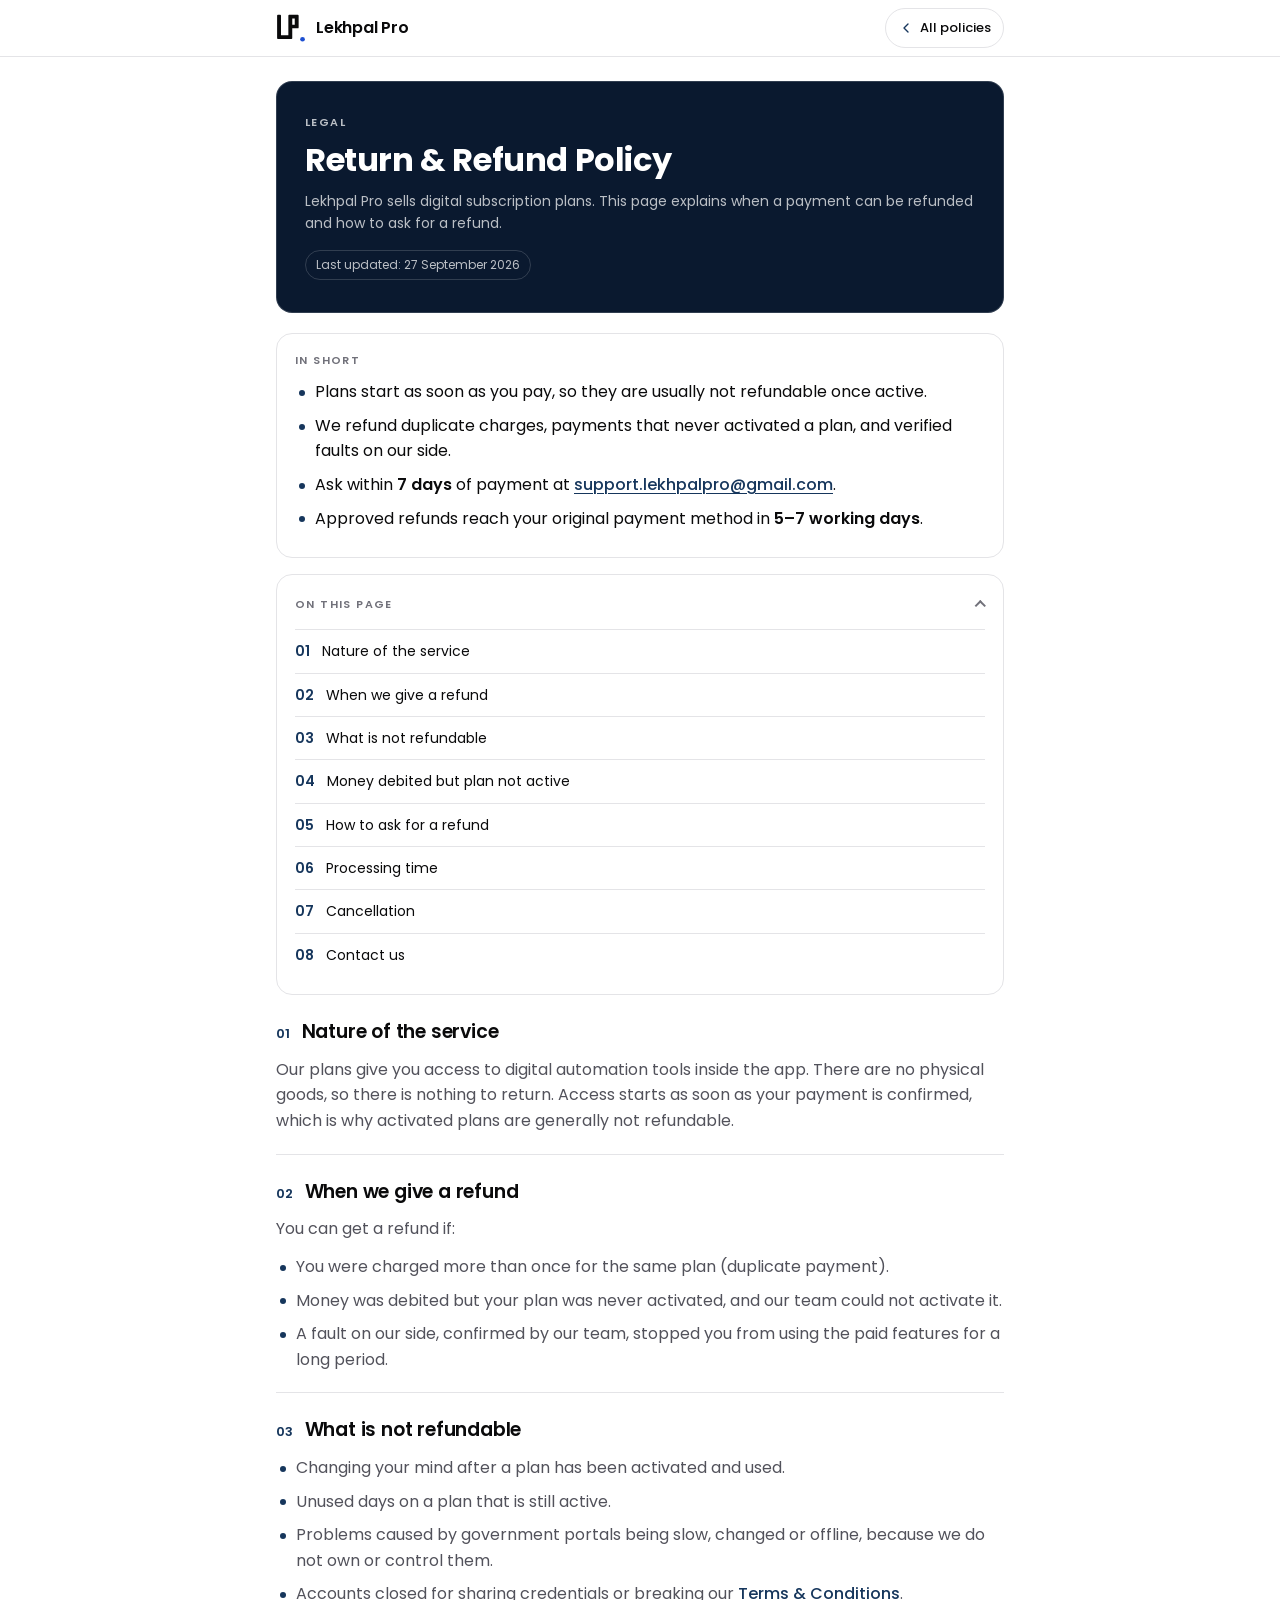
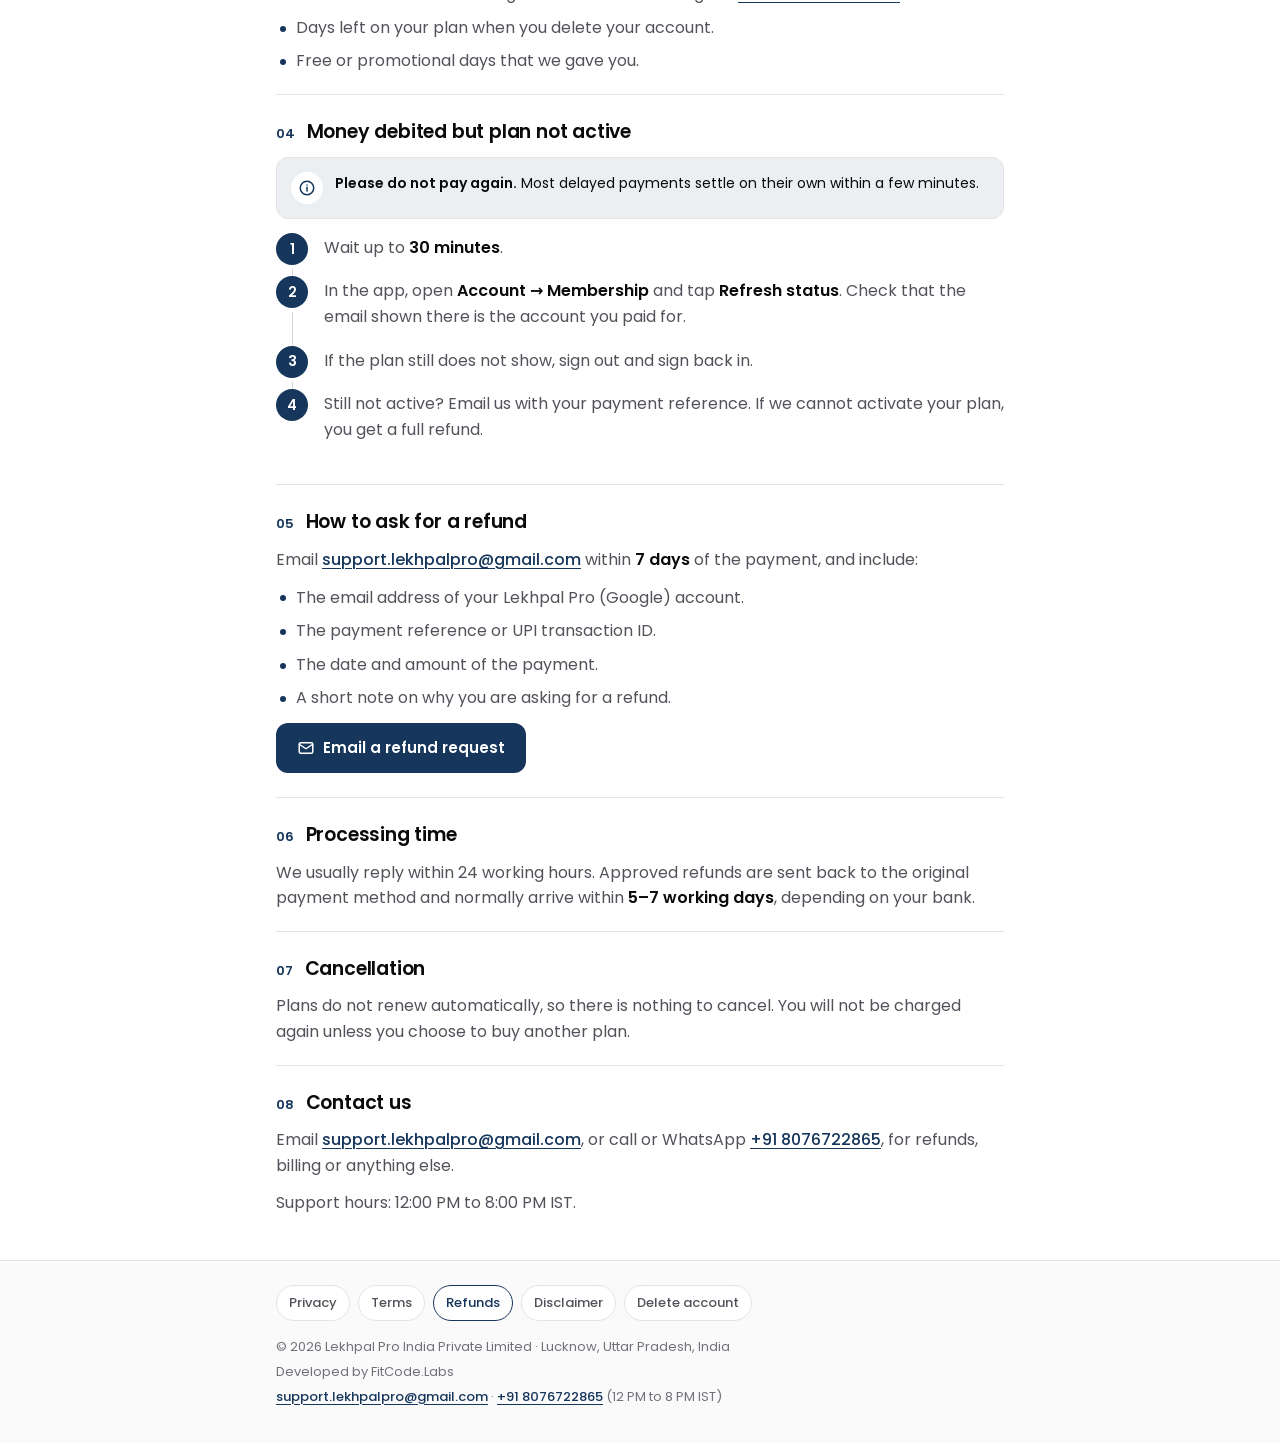
<file: refund-policy.html>
<!doctype html>
<html lang="en">
<head>
  <meta charset="utf-8">
  <meta name="viewport" content="width=device-width, initial-scale=1, viewport-fit=cover">
  <title>Refund Policy · Lekhpal Pro</title>
  <meta name="description" content="When Lekhpal Pro subscriptions can be refunded, and how to ask for a refund.">
  <meta name="theme-color" content="#FFFFFF" media="(prefers-color-scheme: light)">
  <meta name="theme-color" content="#0E1116" media="(prefers-color-scheme: dark)">
  <link rel="icon" type="image/png" href="assets/logo.png">
  <link rel="apple-touch-icon" href="assets/logo.png">
  <link rel="preconnect" href="https://fonts.googleapis.com">
  <link rel="preconnect" href="https://fonts.gstatic.com" crossorigin>
  <link rel="stylesheet" href="https://fonts.googleapis.com/css2?family=Poppins:wght@400;500;600;700&display=swap">
  <link rel="stylesheet" href="assets/styles.css">
  <script>
    // The Lekhpal Pro app opens these pages with ?theme=dark|light so they follow its
    // own theme toggle; remembered for links followed within the site.
    try {
      var t = new URLSearchParams(location.search).get("theme") || sessionStorage.getItem("lp-theme");
      if (t === "dark" || t === "light") {
        document.documentElement.setAttribute("data-theme", t);
        sessionStorage.setItem("lp-theme", t);
      }
    } catch (e) {}
  </script>
</head>
<body>

<header class="topbar">
  <div class="wrap">
    <a class="brand" href="index.html">
      <svg viewBox="88 96 216 208" aria-hidden="true"><path fill="currentColor" fill-rule="evenodd" d="M102 105h16a6 6 0 0 1 6 6v141h53V111a6 6 0 0 1 6-6h62a6 6 0 0 1 6 6v85a6 6 0 0 1-6 6h-40v72a6 6 0 0 1-6 6H102a6 6 0 0 1-6-6V111a6 6 0 0 1 6-6ZM205 132v44h18v-44Z"/><circle cx="279" cy="281" r="17" style="fill:var(--logo-dot)"/></svg>
      Lekhpal Pro
    </a>
    <a class="topbar-link" href="index.html">
      <svg viewBox="0 0 24 24" fill="none" stroke="currentColor" stroke-width="2" stroke-linecap="round" stroke-linejoin="round" aria-hidden="true"><path d="M15 6l-6 6 6 6"/></svg>
      All policies
    </a>
  </div>
</header>

<main class="wrap">
  <section class="hero">
    <p class="eyebrow">Legal</p>
    <h1>Return &amp; Refund Policy</h1>
    <p class="lede">Lekhpal Pro sells digital subscription plans. This page explains when a payment can be refunded and how to ask for a refund.</p>
    <div class="meta">
      <span class="pill">Last updated: 27 September 2026</span>
    </div>
  </section>

  <div class="card summary">
    <h2>In short</h2>
    <ul class="bullets">
      <li>Plans start as soon as you pay, so they are usually not refundable once active.</li>
      <li>We refund duplicate charges, payments that never activated a plan, and verified faults on our side.</li>
      <li>Ask within <strong>7 days</strong> of payment at <a href="mailto:support.lekhpalpro@gmail.com">support.lekhpalpro@gmail.com</a>.</li>
      <li>Approved refunds reach your original payment method in <strong>5–7 working days</strong>.</li>
    </ul>
  </div>

  <details class="card toc" open>
    <summary>On this page</summary>
    <ol>
      <li><a href="#nature">Nature of the service</a></li>
      <li><a href="#eligible">When we give a refund</a></li>
      <li><a href="#not-eligible">What is not refundable</a></li>
      <li><a href="#not-activated">Money debited but plan not active</a></li>
      <li><a href="#request">How to ask for a refund</a></li>
      <li><a href="#timeline">Processing time</a></li>
      <li><a href="#cancellation">Cancellation</a></li>
      <li><a href="#contact">Contact us</a></li>
    </ol>
  </details>

  <article>
    <section class="section" id="nature">
      <h2><span class="num">01</span>Nature of the service</h2>
      <p>Our plans give you access to digital automation tools inside the app. There are no physical goods, so there is nothing to return. Access starts as soon as your payment is confirmed, which is why activated plans are generally not refundable.</p>
    </section>

    <section class="section" id="eligible">
      <h2><span class="num">02</span>When we give a refund</h2>
      <p>You can get a refund if:</p>
      <ul class="bullets">
        <li>You were charged more than once for the same plan (duplicate payment).</li>
        <li>Money was debited but your plan was never activated, and our team could not activate it.</li>
        <li>A fault on our side, confirmed by our team, stopped you from using the paid features for a long period.</li>
      </ul>
    </section>

    <section class="section" id="not-eligible">
      <h2><span class="num">03</span>What is not refundable</h2>
      <ul class="bullets">
        <li>Changing your mind after a plan has been activated and used.</li>
        <li>Unused days on a plan that is still active.</li>
        <li>Problems caused by government portals being slow, changed or offline, because we do not own or control them.</li>
        <li>Accounts closed for sharing credentials or breaking our <a href="terms-and-conditions.html">Terms &amp; Conditions</a>.</li>
        <li>Days left on your plan when you delete your account.</li>
        <li>Free or promotional days that we gave you.</li>
      </ul>
    </section>

    <section class="section" id="not-activated">
      <h2><span class="num">04</span>Money debited but plan not active</h2>
      <div class="callout">
        <span class="icon"><svg viewBox="0 0 24 24" fill="none" stroke="currentColor" stroke-width="2" stroke-linecap="round" stroke-linejoin="round" aria-hidden="true"><circle cx="12" cy="12" r="9"/><path d="M12 11v5M12 8h.01"/></svg></span>
        <div><p><strong>Please do not pay again.</strong> Most delayed payments settle on their own within a few minutes.</p></div>
      </div>
      <ol class="steps">
        <li>Wait up to <strong>30 minutes</strong>.</li>
        <li>In the app, open <strong>Account → Membership</strong> and tap <strong>Refresh status</strong>. Check that the email shown there is the account you paid for.</li>
        <li>If the plan still does not show, sign out and sign back in.</li>
        <li>Still not active? Email us with your payment reference. If we cannot activate your plan, you get a full refund.</li>
      </ol>
    </section>

    <section class="section" id="request">
      <h2><span class="num">05</span>How to ask for a refund</h2>
      <p>Email <a href="mailto:support.lekhpalpro@gmail.com">support.lekhpalpro@gmail.com</a> within <strong>7 days</strong> of the payment, and include:</p>
      <ul class="bullets">
        <li>The email address of your Lekhpal Pro (Google) account.</li>
        <li>The payment reference or UPI transaction ID.</li>
        <li>The date and amount of the payment.</li>
        <li>A short note on why you are asking for a refund.</li>
      </ul>
      <div class="btn-row">
        <a class="btn btn-primary" href="mailto:support.lekhpalpro@gmail.com?subject=Refund%20request&amp;body=Registered%20email%3A%20%0APayment%20reference%20%2F%20UPI%20transaction%20ID%3A%20%0APayment%20date%20and%20amount%3A%20%0AReason%3A%20">
          <svg viewBox="0 0 24 24" fill="none" stroke="currentColor" stroke-width="2" stroke-linecap="round" stroke-linejoin="round" aria-hidden="true"><rect x="3" y="5" width="18" height="14" rx="2"/><path d="M3 7l9 6 9-6"/></svg>
          Email a refund request
        </a>
      </div>
    </section>

    <section class="section" id="timeline">
      <h2><span class="num">06</span>Processing time</h2>
      <p>We usually reply within 24 working hours. Approved refunds are sent back to the original payment method and normally arrive within <strong>5–7 working days</strong>, depending on your bank.</p>
    </section>

    <section class="section" id="cancellation">
      <h2><span class="num">07</span>Cancellation</h2>
      <p>Plans do not renew automatically, so there is nothing to cancel. You will not be charged again unless you choose to buy another plan.</p>
    </section>

    <section class="section" id="contact">
      <h2><span class="num">08</span>Contact us</h2>
      <p>Email <a href="mailto:support.lekhpalpro@gmail.com">support.lekhpalpro@gmail.com</a>, or call or WhatsApp <a href="tel:+918076722865">+91 8076722865</a>, for refunds, billing or anything else.</p>
      <p>Support hours: 12:00 PM to 8:00 PM IST.</p>
    </section>
  </article>
</main>

<footer class="footer">
  <div class="wrap">
    <nav aria-label="Policies">
      <a href="privacy-policy.html">Privacy</a>
      <a href="terms-and-conditions.html">Terms</a>
      <a href="refund-policy.html" aria-current="page">Refunds</a>
      <a href="disclaimer.html">Disclaimer</a>
      <a href="delete-account.html">Delete account</a>
    </nav>
    <p>© 2026 Lekhpal Pro India Private Limited · Lucknow, Uttar Pradesh, India</p>
    <p>Developed by FitCode.Labs</p>
    <p><a href="mailto:support.lekhpalpro@gmail.com">support.lekhpalpro@gmail.com</a> · <a href="tel:+918076722865">+91 8076722865</a> (12 PM to 8 PM IST)</p>
  </div>
</footer>

</body>
</html>
</file>
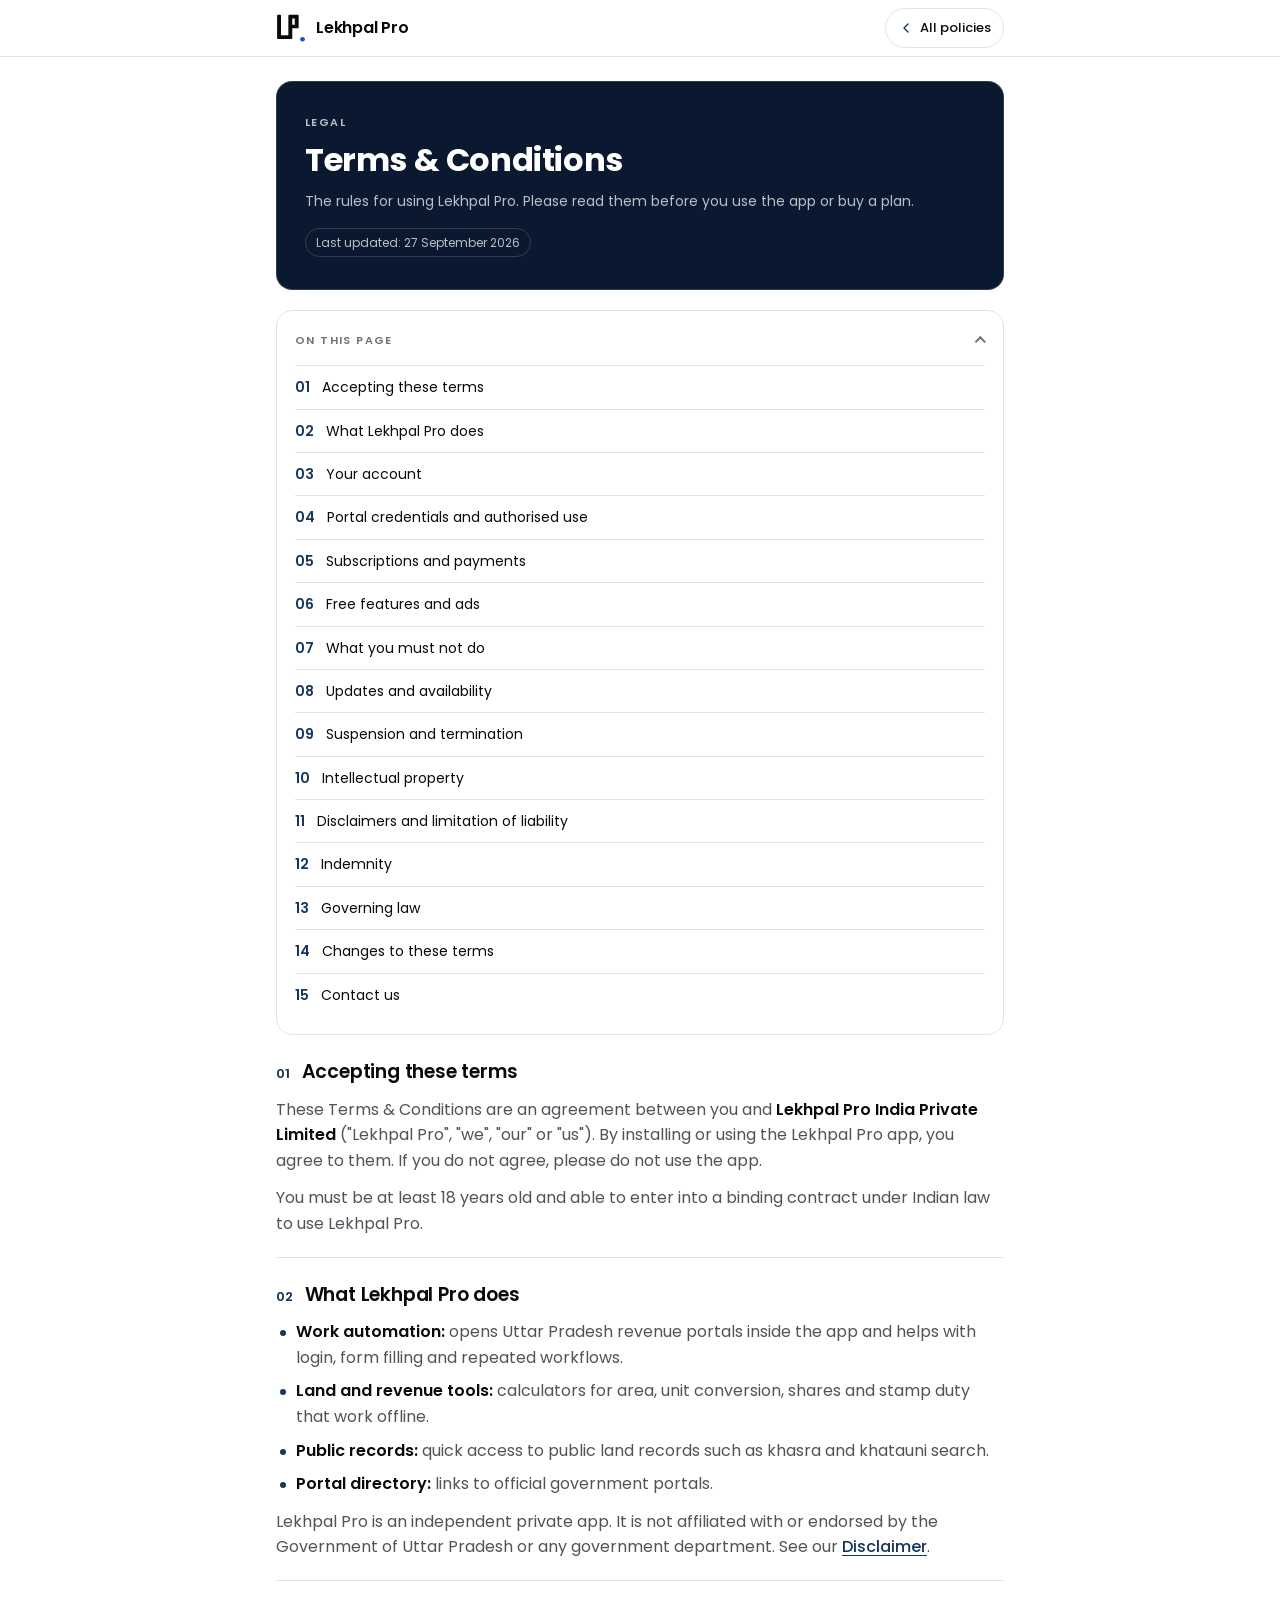
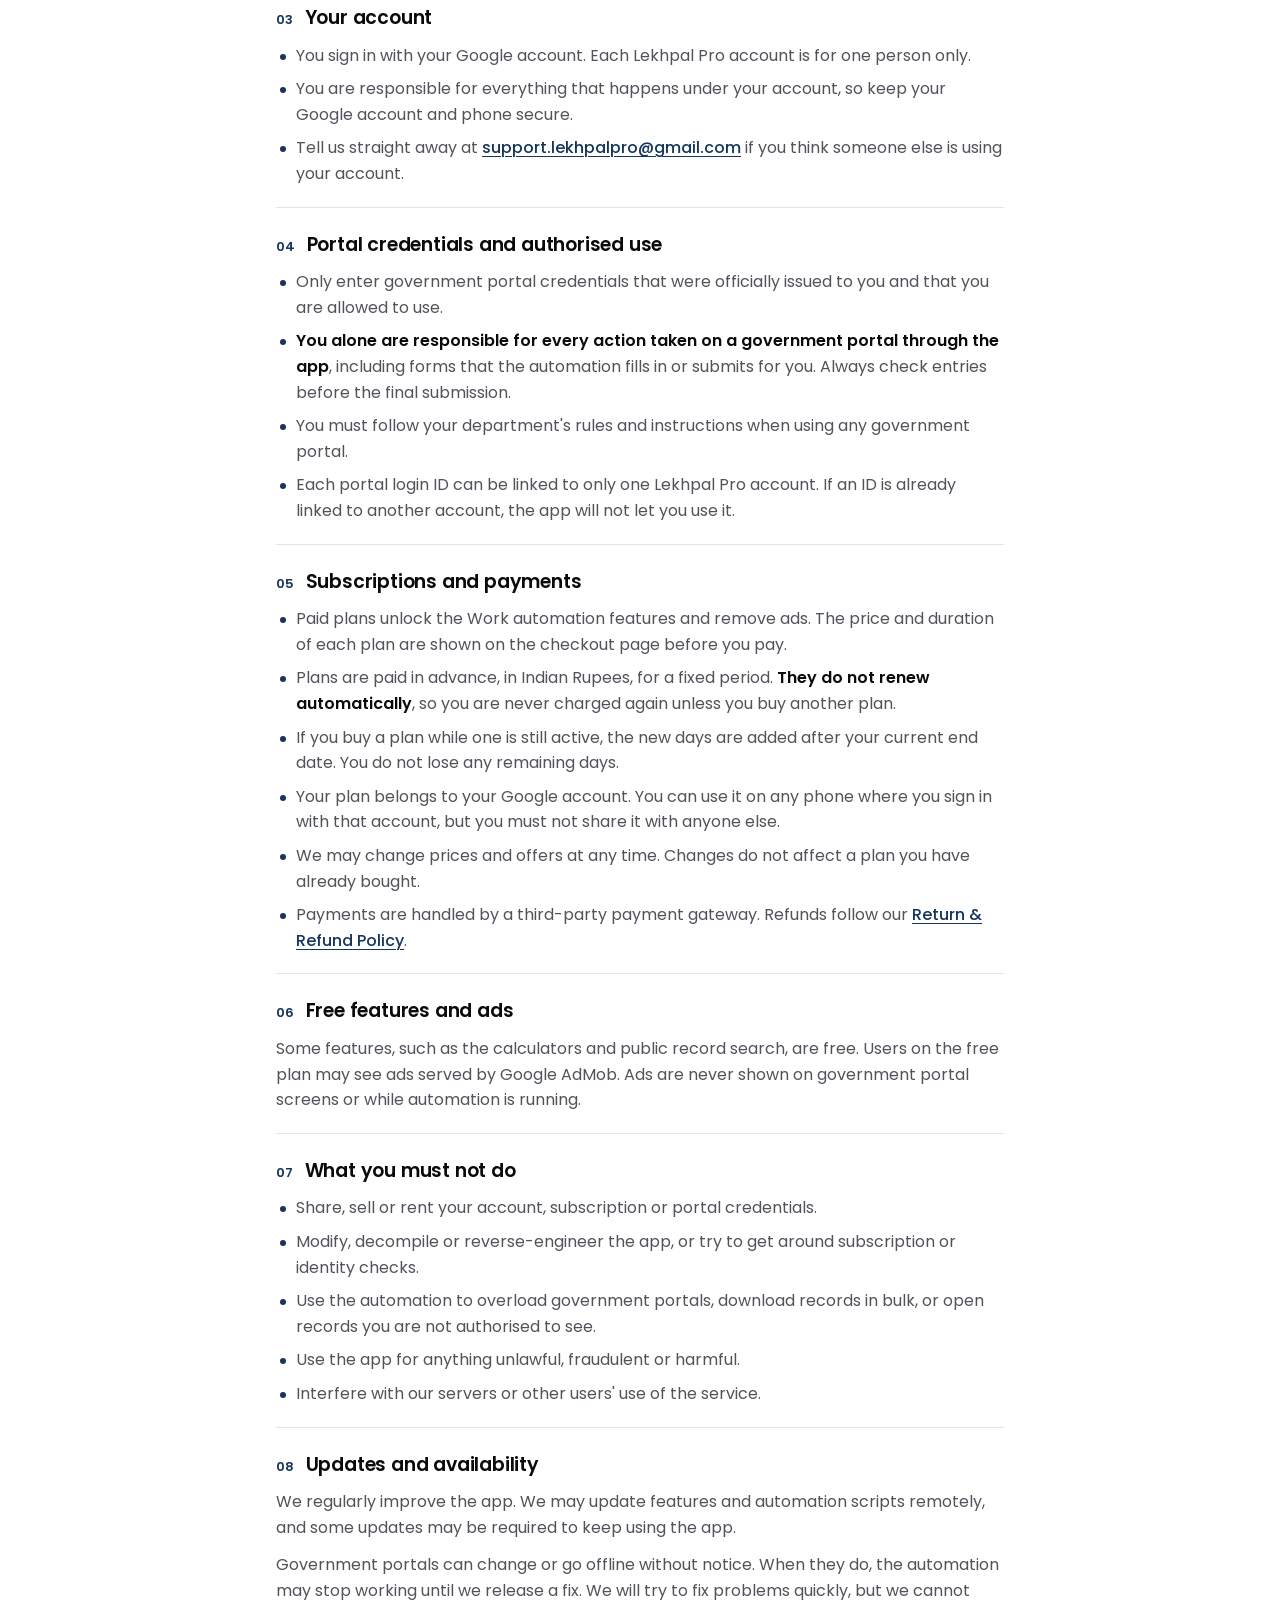
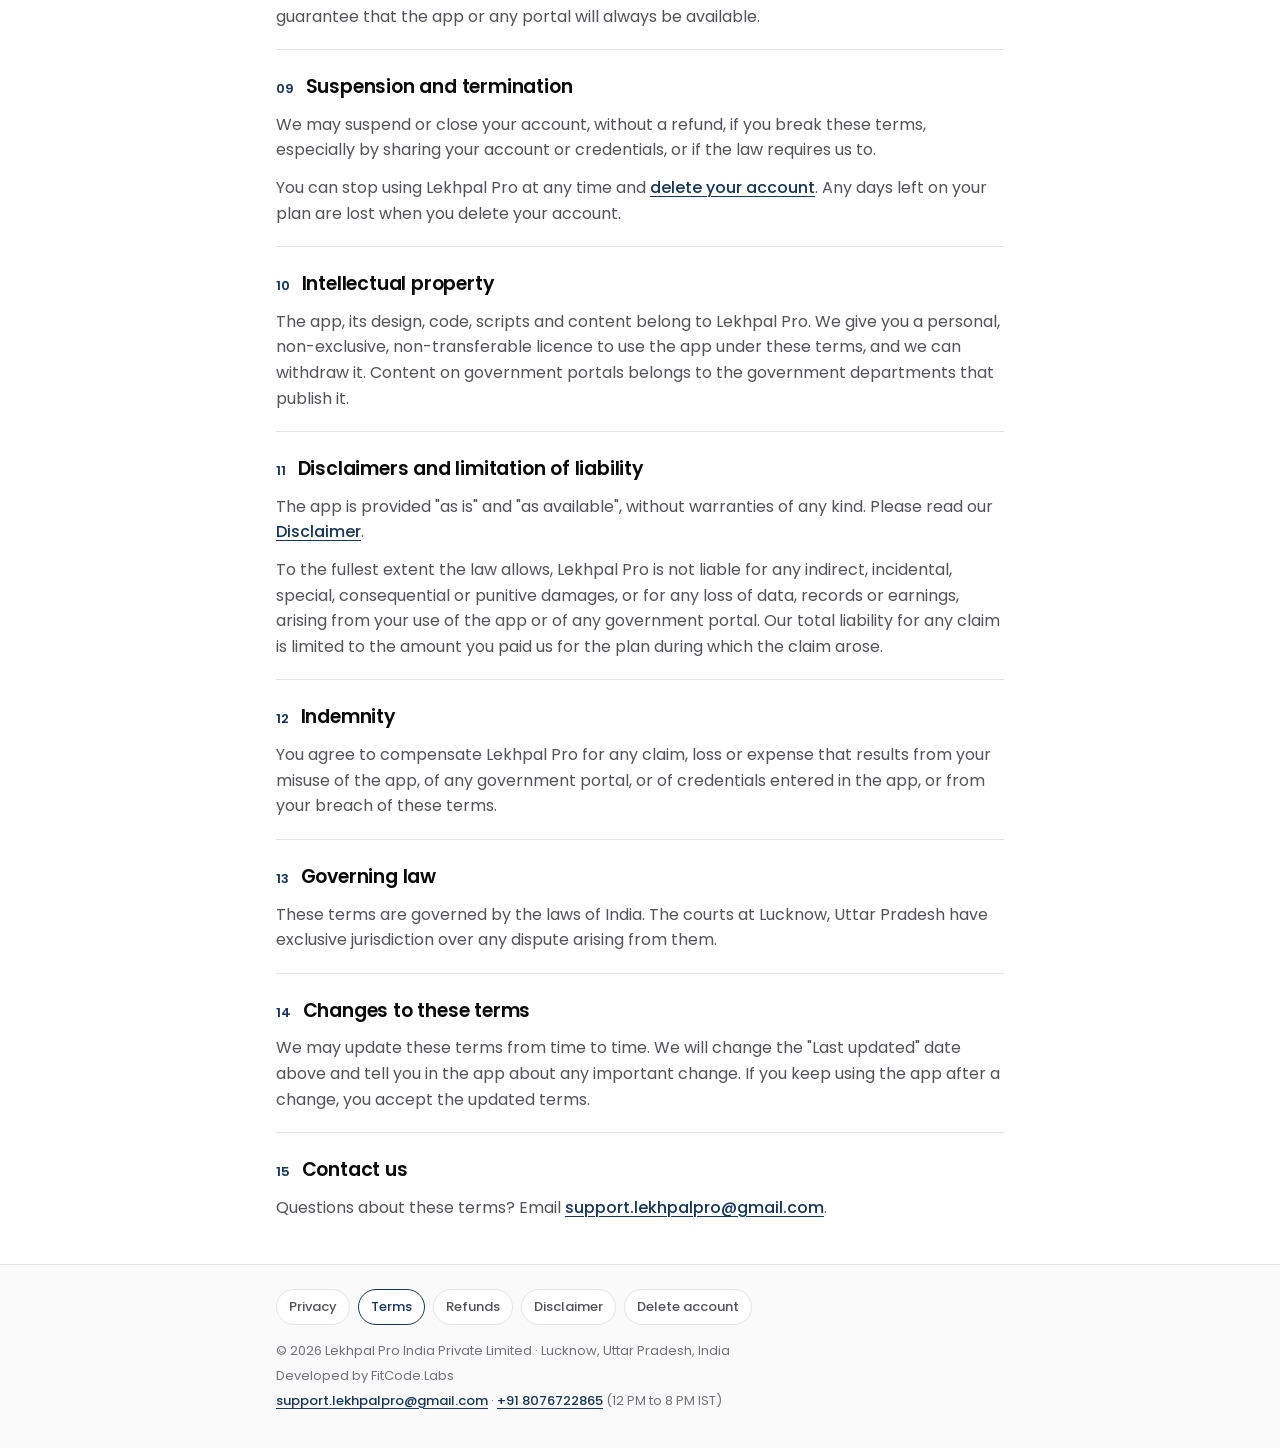
<file: terms-and-conditions.html>
<!doctype html>
<html lang="en">
<head>
  <meta charset="utf-8">
  <meta name="viewport" content="width=device-width, initial-scale=1, viewport-fit=cover">
  <title>Terms &amp; Conditions · Lekhpal Pro</title>
  <meta name="description" content="The terms that apply when you use the Lekhpal Pro app.">
  <meta name="theme-color" content="#FFFFFF" media="(prefers-color-scheme: light)">
  <meta name="theme-color" content="#0E1116" media="(prefers-color-scheme: dark)">
  <link rel="icon" type="image/png" href="assets/logo.png">
  <link rel="apple-touch-icon" href="assets/logo.png">
  <link rel="preconnect" href="https://fonts.googleapis.com">
  <link rel="preconnect" href="https://fonts.gstatic.com" crossorigin>
  <link rel="stylesheet" href="https://fonts.googleapis.com/css2?family=Poppins:wght@400;500;600;700&display=swap">
  <link rel="stylesheet" href="assets/styles.css">
  <script>
    // The Lekhpal Pro app opens these pages with ?theme=dark|light so they follow its
    // own theme toggle; remembered for links followed within the site.
    try {
      var t = new URLSearchParams(location.search).get("theme") || sessionStorage.getItem("lp-theme");
      if (t === "dark" || t === "light") {
        document.documentElement.setAttribute("data-theme", t);
        sessionStorage.setItem("lp-theme", t);
      }
    } catch (e) {}
  </script>
</head>
<body>

<header class="topbar">
  <div class="wrap">
    <a class="brand" href="index.html">
      <svg viewBox="88 96 216 208" aria-hidden="true"><path fill="currentColor" fill-rule="evenodd" d="M102 105h16a6 6 0 0 1 6 6v141h53V111a6 6 0 0 1 6-6h62a6 6 0 0 1 6 6v85a6 6 0 0 1-6 6h-40v72a6 6 0 0 1-6 6H102a6 6 0 0 1-6-6V111a6 6 0 0 1 6-6ZM205 132v44h18v-44Z"/><circle cx="279" cy="281" r="17" style="fill:var(--logo-dot)"/></svg>
      Lekhpal Pro
    </a>
    <a class="topbar-link" href="index.html">
      <svg viewBox="0 0 24 24" fill="none" stroke="currentColor" stroke-width="2" stroke-linecap="round" stroke-linejoin="round" aria-hidden="true"><path d="M15 6l-6 6 6 6"/></svg>
      All policies
    </a>
  </div>
</header>

<main class="wrap">
  <section class="hero">
    <p class="eyebrow">Legal</p>
    <h1>Terms &amp; Conditions</h1>
    <p class="lede">The rules for using Lekhpal Pro. Please read them before you use the app or buy a plan.</p>
    <div class="meta">
      <span class="pill">Last updated: 27 September 2026</span>
    </div>
  </section>

  <details class="card toc" open>
    <summary>On this page</summary>
    <ol>
      <li><a href="#acceptance">Accepting these terms</a></li>
      <li><a href="#service">What Lekhpal Pro does</a></li>
      <li><a href="#account">Your account</a></li>
      <li><a href="#credentials">Portal credentials and authorised use</a></li>
      <li><a href="#subscriptions">Subscriptions and payments</a></li>
      <li><a href="#free">Free features and ads</a></li>
      <li><a href="#acceptable-use">What you must not do</a></li>
      <li><a href="#availability">Updates and availability</a></li>
      <li><a href="#termination">Suspension and termination</a></li>
      <li><a href="#ip">Intellectual property</a></li>
      <li><a href="#liability">Disclaimers and limitation of liability</a></li>
      <li><a href="#indemnity">Indemnity</a></li>
      <li><a href="#law">Governing law</a></li>
      <li><a href="#changes">Changes to these terms</a></li>
      <li><a href="#contact">Contact us</a></li>
    </ol>
  </details>

  <article>
    <section class="section" id="acceptance">
      <h2><span class="num">01</span>Accepting these terms</h2>
      <p>These Terms &amp; Conditions are an agreement between you and <strong>Lekhpal Pro India Private Limited</strong> ("Lekhpal Pro", "we", "our" or "us"). By installing or using the Lekhpal Pro app, you agree to them. If you do not agree, please do not use the app.</p>
      <p>You must be at least 18 years old and able to enter into a binding contract under Indian law to use Lekhpal Pro.</p>
    </section>

    <section class="section" id="service">
      <h2><span class="num">02</span>What Lekhpal Pro does</h2>
      <ul class="bullets">
        <li><strong>Work automation:</strong> opens Uttar Pradesh revenue portals inside the app and helps with login, form filling and repeated workflows.</li>
        <li><strong>Land and revenue tools:</strong> calculators for area, unit conversion, shares and stamp duty that work offline.</li>
        <li><strong>Public records:</strong> quick access to public land records such as khasra and khatauni search.</li>
        <li><strong>Portal directory:</strong> links to official government portals.</li>
      </ul>
      <p>Lekhpal Pro is an independent private app. It is not affiliated with or endorsed by the Government of Uttar Pradesh or any government department. See our <a href="disclaimer.html">Disclaimer</a>.</p>
    </section>

    <section class="section" id="account">
      <h2><span class="num">03</span>Your account</h2>
      <ul class="bullets">
        <li>You sign in with your Google account. Each Lekhpal Pro account is for one person only.</li>
        <li>You are responsible for everything that happens under your account, so keep your Google account and phone secure.</li>
        <li>Tell us straight away at <a href="mailto:support.lekhpalpro@gmail.com">support.lekhpalpro@gmail.com</a> if you think someone else is using your account.</li>
      </ul>
    </section>

    <section class="section" id="credentials">
      <h2><span class="num">04</span>Portal credentials and authorised use</h2>
      <ul class="bullets">
        <li>Only enter government portal credentials that were officially issued to you and that you are allowed to use.</li>
        <li><strong>You alone are responsible for every action taken on a government portal through the app</strong>, including forms that the automation fills in or submits for you. Always check entries before the final submission.</li>
        <li>You must follow your department's rules and instructions when using any government portal.</li>
        <li>Each portal login ID can be linked to only one Lekhpal Pro account. If an ID is already linked to another account, the app will not let you use it.</li>
      </ul>
    </section>

    <section class="section" id="subscriptions">
      <h2><span class="num">05</span>Subscriptions and payments</h2>
      <ul class="bullets">
        <li>Paid plans unlock the Work automation features and remove ads. The price and duration of each plan are shown on the checkout page before you pay.</li>
        <li>Plans are paid in advance, in Indian Rupees, for a fixed period. <strong>They do not renew automatically</strong>, so you are never charged again unless you buy another plan.</li>
        <li>If you buy a plan while one is still active, the new days are added after your current end date. You do not lose any remaining days.</li>
        <li>Your plan belongs to your Google account. You can use it on any phone where you sign in with that account, but you must not share it with anyone else.</li>
        <li>We may change prices and offers at any time. Changes do not affect a plan you have already bought.</li>
        <li>Payments are handled by a third-party payment gateway. Refunds follow our <a href="refund-policy.html">Return &amp; Refund Policy</a>.</li>
      </ul>
    </section>

    <section class="section" id="free">
      <h2><span class="num">06</span>Free features and ads</h2>
      <p>Some features, such as the calculators and public record search, are free. Users on the free plan may see ads served by Google AdMob. Ads are never shown on government portal screens or while automation is running.</p>
    </section>

    <section class="section" id="acceptable-use">
      <h2><span class="num">07</span>What you must not do</h2>
      <ul class="bullets">
        <li>Share, sell or rent your account, subscription or portal credentials.</li>
        <li>Modify, decompile or reverse-engineer the app, or try to get around subscription or identity checks.</li>
        <li>Use the automation to overload government portals, download records in bulk, or open records you are not authorised to see.</li>
        <li>Use the app for anything unlawful, fraudulent or harmful.</li>
        <li>Interfere with our servers or other users' use of the service.</li>
      </ul>
    </section>

    <section class="section" id="availability">
      <h2><span class="num">08</span>Updates and availability</h2>
      <p>We regularly improve the app. We may update features and automation scripts remotely, and some updates may be required to keep using the app.</p>
      <p>Government portals can change or go offline without notice. When they do, the automation may stop working until we release a fix. We will try to fix problems quickly, but we cannot guarantee that the app or any portal will always be available.</p>
    </section>

    <section class="section" id="termination">
      <h2><span class="num">09</span>Suspension and termination</h2>
      <p>We may suspend or close your account, without a refund, if you break these terms, especially by sharing your account or credentials, or if the law requires us to.</p>
      <p>You can stop using Lekhpal Pro at any time and <a href="delete-account.html">delete your account</a>. Any days left on your plan are lost when you delete your account.</p>
    </section>

    <section class="section" id="ip">
      <h2><span class="num">10</span>Intellectual property</h2>
      <p>The app, its design, code, scripts and content belong to Lekhpal Pro. We give you a personal, non-exclusive, non-transferable licence to use the app under these terms, and we can withdraw it. Content on government portals belongs to the government departments that publish it.</p>
    </section>

    <section class="section" id="liability">
      <h2><span class="num">11</span>Disclaimers and limitation of liability</h2>
      <p>The app is provided "as is" and "as available", without warranties of any kind. Please read our <a href="disclaimer.html">Disclaimer</a>.</p>
      <p>To the fullest extent the law allows, Lekhpal Pro is not liable for any indirect, incidental, special, consequential or punitive damages, or for any loss of data, records or earnings, arising from your use of the app or of any government portal. Our total liability for any claim is limited to the amount you paid us for the plan during which the claim arose.</p>
    </section>

    <section class="section" id="indemnity">
      <h2><span class="num">12</span>Indemnity</h2>
      <p>You agree to compensate Lekhpal Pro for any claim, loss or expense that results from your misuse of the app, of any government portal, or of credentials entered in the app, or from your breach of these terms.</p>
    </section>

    <section class="section" id="law">
      <h2><span class="num">13</span>Governing law</h2>
      <p>These terms are governed by the laws of India. The courts at Lucknow, Uttar Pradesh have exclusive jurisdiction over any dispute arising from them.</p>
    </section>

    <section class="section" id="changes">
      <h2><span class="num">14</span>Changes to these terms</h2>
      <p>We may update these terms from time to time. We will change the "Last updated" date above and tell you in the app about any important change. If you keep using the app after a change, you accept the updated terms.</p>
    </section>

    <section class="section" id="contact">
      <h2><span class="num">15</span>Contact us</h2>
      <p>Questions about these terms? Email <a href="mailto:support.lekhpalpro@gmail.com">support.lekhpalpro@gmail.com</a>.</p>
    </section>
  </article>
</main>

<footer class="footer">
  <div class="wrap">
    <nav aria-label="Policies">
      <a href="privacy-policy.html">Privacy</a>
      <a href="terms-and-conditions.html" aria-current="page">Terms</a>
      <a href="refund-policy.html">Refunds</a>
      <a href="disclaimer.html">Disclaimer</a>
      <a href="delete-account.html">Delete account</a>
    </nav>
    <p>© 2026 Lekhpal Pro India Private Limited · Lucknow, Uttar Pradesh, India</p>
    <p>Developed by FitCode.Labs</p>
    <p><a href="mailto:support.lekhpalpro@gmail.com">support.lekhpalpro@gmail.com</a> · <a href="tel:+918076722865">+91 8076722865</a> (12 PM to 8 PM IST)</p>
  </div>
</footer>

</body>
</html>
</file>
<file: assets/styles.css>
/* ──────────────────────────────────────────────────────────────────────────
   Lekhpal Pro — legal pages
   Mirrors the app's palette (ui/theme/Color.kt): white surfaces, navy as the
   only accent, a hueless black ramp for text and borders. Cards are drawn by
   a visible hairline, not a shadow. Dark values are the app's DarkColors.
   ────────────────────────────────────────────────────────────────────────── */

:root {
  --navy: #16365C;
  --navy-ink: #0A192F;
  --navy-overlay: rgba(22, 54, 92, 0.08);
  --bg: #FFFFFF;
  --surface: #FFFFFF;
  --sunken: #FAFAFA;
  --chip: #F4F4F5;
  --text: #0A0A0B;
  --text-2: #52525B;
  --muted: #71717A;
  --on-navy: #FFFFFF;
  --on-navy-muted: rgba(255, 255, 255, 0.72);
  --on-navy-border: rgba(255, 255, 255, 0.16);
  --border: #E4E4E7;
  --divider: #D4D4D8;
  --error: #C02626;
  --error-surface: #FDF3F3;
  --danger-fill: #C02626;
  --logo-dot: #1D4FD1;

  --radius: 16px;
  --radius-sm: 12px;
  --gutter: 16px;
  --topbar: 56px;
  color-scheme: light;
}

@media (prefers-color-scheme: dark) {
  :root:not([data-theme="light"]) {
    --navy: #4A7ABE;
    --navy-ink: #0F1620;
    --navy-overlay: rgba(74, 122, 190, 0.16);
    --bg: #0E1116;
    --surface: #161B22;
    --sunken: #12171E;
    --chip: #232A33;
    --text: #ECEEF1;
    --text-2: #AEB4BE;
    --muted: #8A909B;
    --border: #2A313B;
    --divider: #363E49;
    --error: #F0625E;
    --error-surface: #2A1618;
  --danger-fill: #CF3333;
    --logo-dot: #4A7ABE;
    color-scheme: dark;
  }
}

:root[data-theme="dark"] {
  --navy: #4A7ABE;
  --navy-ink: #0F1620;
  --navy-overlay: rgba(74, 122, 190, 0.16);
  --bg: #0E1116;
  --surface: #161B22;
  --sunken: #12171E;
  --chip: #232A33;
  --text: #ECEEF1;
  --text-2: #AEB4BE;
  --muted: #8A909B;
  --border: #2A313B;
  --divider: #363E49;
  --error: #F0625E;
  --error-surface: #2A1618;
  --danger-fill: #CF3333;
  --logo-dot: #4A7ABE;
  color-scheme: dark;
}

/* ── Base ─────────────────────────────────────────────────────────────────── */

*, *::before, *::after { box-sizing: border-box; }

html {
  -webkit-text-size-adjust: 100%;
  text-size-adjust: 100%;
  scroll-behavior: smooth;
}

body {
  margin: 0;
  background: var(--bg);
  color: var(--text);
  font-family: "Poppins", "Noto Sans Devanagari", system-ui, -apple-system, "Segoe UI", Roboto, sans-serif;
  font-size: 15px;
  line-height: 1.6;
  -webkit-font-smoothing: antialiased;
  overflow-x: hidden;
}

@media (min-width: 640px) {
  body { font-size: 16px; }
}

a {
  color: var(--navy);
  font-weight: 500;
  text-decoration: underline;
  text-decoration-thickness: 1px;
  text-underline-offset: 3px;
  overflow-wrap: anywhere;
}

a:focus-visible, button:focus-visible, summary:focus-visible {
  outline: 2px solid var(--navy);
  outline-offset: 2px;
  border-radius: 6px;
}

p { margin: 0 0 12px; }
strong { font-weight: 600; }

.wrap {
  width: 100%;
  max-width: 760px;
  margin: 0 auto;
  padding: 0 var(--gutter);
}

/* ── Top bar ──────────────────────────────────────────────────────────────── */

.topbar {
  position: sticky;
  top: 0;
  z-index: 10;
  background: var(--bg);
  border-bottom: 1px solid var(--border);
}

.topbar .wrap {
  height: var(--topbar);
  display: flex;
  align-items: center;
  justify-content: space-between;
  gap: 12px;
}

.brand {
  display: inline-flex;
  align-items: center;
  gap: 10px;
  color: var(--text);
  text-decoration: none;
  font-weight: 600;
  font-size: 16px;
  letter-spacing: -0.2px;
}

.brand svg { width: 30px; height: 30px; flex: none; }

.topbar-link {
  display: inline-flex;
  align-items: center;
  gap: 6px;
  min-height: 40px;
  padding: 0 12px;
  border: 1px solid var(--border);
  border-radius: 999px;
  color: var(--text);
  text-decoration: none;
  font-size: 13px;
  font-weight: 500;
  white-space: nowrap;
}

.topbar-link svg { width: 16px; height: 16px; color: var(--navy); }

/* ── Hero (the app's navy membership-card surface) ────────────────────────── */

.hero {
  margin: 16px 0 20px;
  padding: 24px 20px;
  background: var(--navy-ink);
  border: 1px solid var(--on-navy-border);
  border-radius: var(--radius);
  color: var(--on-navy);
}

.eyebrow {
  margin: 0 0 8px;
  font-size: 11px;
  font-weight: 600;
  letter-spacing: 1.4px;
  text-transform: uppercase;
  color: var(--on-navy-muted);
}

.hero h1 {
  margin: 0;
  font-size: 26px;
  line-height: 1.25;
  font-weight: 700;
  letter-spacing: -0.4px;
}

.hero .lede {
  margin: 10px 0 0;
  color: var(--on-navy-muted);
  font-size: 14px;
}

.hero .meta {
  display: flex;
  flex-wrap: wrap;
  gap: 8px;
  margin-top: 16px;
}

.pill {
  display: inline-flex;
  align-items: center;
  gap: 6px;
  padding: 4px 10px;
  border: 1px solid var(--on-navy-border);
  border-radius: 999px;
  font-size: 12px;
  color: var(--on-navy-muted);
}

@media (min-width: 640px) {
  .hero { padding: 32px 28px; margin-top: 24px; }
  .hero h1 { font-size: 32px; }
}

/* ── Cards, TOC, sections ─────────────────────────────────────────────────── */

.card {
  background: var(--surface);
  border: 1px solid var(--border);
  border-radius: var(--radius);
  padding: 18px;
  margin-bottom: 16px;
}

.toc summary {
  display: flex;
  align-items: center;
  justify-content: space-between;
  cursor: pointer;
  list-style: none;
  font-size: 11px;
  font-weight: 600;
  letter-spacing: 1.4px;
  text-transform: uppercase;
  color: var(--muted);
  min-height: 24px;
}

.toc summary::-webkit-details-marker { display: none; }

.toc summary::after {
  content: "";
  width: 8px;
  height: 8px;
  border-right: 2px solid var(--muted);
  border-bottom: 2px solid var(--muted);
  transform: rotate(45deg) translateY(-3px);
  transition: transform 0.2s ease;
}

.toc[open] summary::after { transform: rotate(-135deg) translateY(-1px); }

.toc ol {
  list-style: none;
  margin: 12px 0 0;
  padding: 0;
  counter-reset: toc;
}

.toc li { counter-increment: toc; border-top: 1px solid var(--border); }

.toc li a {
  display: flex;
  gap: 12px;
  padding: 10px 0;
  color: var(--text);
  text-decoration: none;
  font-weight: 400;
  font-size: 14px;
}

.toc li a::before {
  content: counter(toc, decimal-leading-zero);
  color: var(--navy);
  font-weight: 600;
  font-variant-numeric: tabular-nums;
}

.section {
  padding: 24px 0 8px;
  border-top: 1px solid var(--border);
  scroll-margin-top: calc(var(--topbar) + 12px);
}

.section:first-of-type { border-top: 0; padding-top: 8px; }

.section h2 {
  display: flex;
  align-items: baseline;
  gap: 12px;
  margin: 0 0 12px;
  font-size: 19px;
  line-height: 1.35;
  font-weight: 600;
  letter-spacing: -0.2px;
  color: var(--text);
}

.section h2 .num {
  flex: none;
  font-size: 13px;
  font-weight: 600;
  color: var(--navy);
  font-variant-numeric: tabular-nums;
}

.section h3 {
  margin: 18px 0 8px;
  font-size: 15px;
  font-weight: 600;
  color: var(--text);
}

.section p, .section li { color: var(--text-2); }
.section strong { color: var(--text); }

.bullets {
  margin: 0 0 12px;
  padding: 0;
  list-style: none;
}

.bullets li {
  position: relative;
  padding-left: 20px;
  margin-bottom: 8px;
}

.bullets li::before {
  content: "";
  position: absolute;
  left: 4px;
  top: 0.68em;
  width: 6px;
  height: 6px;
  border-radius: 50%;
  background: var(--navy);
}

/* ── Callouts ─────────────────────────────────────────────────────────────── */

.callout {
  display: flex;
  gap: 12px;
  padding: 14px;
  margin: 4px 0 16px;
  background: var(--navy-overlay);
  border: 1px solid var(--border);
  border-radius: var(--radius-sm);
}

.callout .icon {
  flex: none;
  display: grid;
  place-items: center;
  width: 32px;
  height: 32px;
  border-radius: 50%;
  background: var(--surface);
  color: var(--navy);
}

.callout .icon svg { width: 18px; height: 18px; }
.callout p { margin: 0; color: var(--text); font-size: 14px; }
.callout p + p { margin-top: 6px; }

.callout.danger { background: var(--error-surface); }
.callout.danger .icon { color: var(--error); }

/* Summary card at the top of a policy */
.summary h2 {
  margin: 0 0 10px;
  font-size: 11px;
  font-weight: 600;
  letter-spacing: 1.4px;
  text-transform: uppercase;
  color: var(--muted);
}

.summary ul { margin: 0; }
.summary li { color: var(--text); }

/* ── Data rows (stack cleanly at phone width; no tables to scroll) ─────────── */

.rows {
  list-style: none;
  margin: 4px 0 16px;
  padding: 0;
  border: 1px solid var(--border);
  border-radius: var(--radius-sm);
  overflow: hidden;
}

.rows li {
  padding: 14px;
  border-top: 1px solid var(--border);
  background: var(--surface);
}

.rows li:first-child { border-top: 0; }

.rows .title {
  display: block;
  margin-bottom: 4px;
  color: var(--text);
  font-weight: 600;
  font-size: 14px;
}

.rows .detail { display: block; color: var(--text-2); font-size: 14px; }

.rows .tag {
  display: inline-block;
  margin-top: 8px;
  padding: 2px 8px;
  border-radius: 999px;
  background: var(--chip);
  color: var(--text-2);
  font-size: 12px;
  font-weight: 500;
}

/* ── Steps (delete account) ───────────────────────────────────────────────── */

.steps {
  list-style: none;
  margin: 4px 0 16px;
  padding: 0;
  counter-reset: step;
}

.steps li {
  counter-increment: step;
  position: relative;
  padding: 0 0 18px 48px;
  color: var(--text-2);
}

.steps li::before {
  content: counter(step);
  position: absolute;
  left: 0;
  top: -2px;
  display: grid;
  place-items: center;
  width: 32px;
  height: 32px;
  border-radius: 50%;
  background: var(--navy);
  color: #FFFFFF;
  font-weight: 600;
  font-size: 14px;
}

.steps li:not(:last-child)::after {
  content: "";
  position: absolute;
  left: 15.5px;
  top: 34px;
  bottom: 2px;
  width: 1px;
  background: var(--divider);
}

.steps li strong { color: var(--text); }

.kbd {
  display: inline-block;
  padding: 0 6px;
  border: 1px solid var(--divider);
  border-radius: 6px;
  background: var(--sunken);
  font-family: ui-monospace, SFMono-Regular, Menlo, Consolas, monospace;
  font-size: 0.9em;
  color: var(--text);
}

/* ── Buttons ──────────────────────────────────────────────────────────────── */

.btn {
  display: inline-flex;
  align-items: center;
  justify-content: center;
  gap: 8px;
  width: 100%;
  min-height: 48px;
  padding: 12px 20px;
  border-radius: 12px;
  border: 1px solid transparent;
  font: inherit;
  font-weight: 600;
  font-size: 15px;
  text-decoration: none;
  text-align: center;
  cursor: pointer;
}

.btn svg { width: 18px; height: 18px; flex: none; }
.btn-primary { background: var(--navy); color: #FFFFFF; }
.btn-danger { background: var(--danger-fill); color: #FFFFFF; }
.btn-outline { background: transparent; color: var(--text); border-color: var(--divider); }

@media (min-width: 640px) {
  .btn { width: auto; }
}

.btn-row { display: flex; flex-direction: column; gap: 10px; margin: 8px 0 16px; }

@media (min-width: 640px) {
  .btn-row { flex-direction: row; flex-wrap: wrap; }
}

/* ── Hub (index) ──────────────────────────────────────────────────────────── */

.hub {
  list-style: none;
  margin: 0 0 24px;
  padding: 0;
  display: grid;
  gap: 12px;
}

@media (min-width: 640px) {
  .hub { grid-template-columns: 1fr 1fr; }
}

.hub a {
  display: flex;
  align-items: center;
  gap: 14px;
  height: 100%;
  padding: 16px;
  background: var(--surface);
  border: 1px solid var(--border);
  border-radius: var(--radius);
  color: var(--text);
  text-decoration: none;
  font-weight: 400;
  transition: border-color 0.15s ease;
}

.hub a:hover { border-color: var(--divider); }
.hub a:active { background: var(--navy-overlay); }

.chip {
  flex: none;
  display: grid;
  place-items: center;
  width: 44px;
  height: 44px;
  border-radius: 50%;
  background: var(--chip);
  color: var(--navy);
}

.chip svg { width: 22px; height: 22px; }
.chip.danger { background: var(--error-surface); color: var(--error); }

.hub .text { flex: 1; min-width: 0; }
.hub .text strong { display: block; font-size: 15px; font-weight: 600; }
.hub .text span { display: block; color: var(--muted); font-size: 13px; line-height: 1.45; }
.hub .chev { flex: none; width: 18px; height: 18px; color: var(--muted); }

/* ── Footer ───────────────────────────────────────────────────────────────── */

.footer {
  margin-top: 24px;
  padding: 24px 0 calc(32px + env(safe-area-inset-bottom));
  border-top: 1px solid var(--border);
  background: var(--sunken);
}

.footer nav {
  display: flex;
  flex-wrap: wrap;
  gap: 8px;
  margin-bottom: 16px;
}

.footer nav a {
  display: inline-flex;
  align-items: center;
  min-height: 36px;
  padding: 0 12px;
  border: 1px solid var(--border);
  border-radius: 999px;
  background: var(--surface);
  color: var(--text-2);
  font-size: 13px;
  font-weight: 500;
  text-decoration: none;
}

.footer nav a[aria-current="page"] {
  border-color: var(--navy);
  color: var(--navy);
}

.footer p { margin: 0 0 4px; color: var(--muted); font-size: 13px; }
</file>
